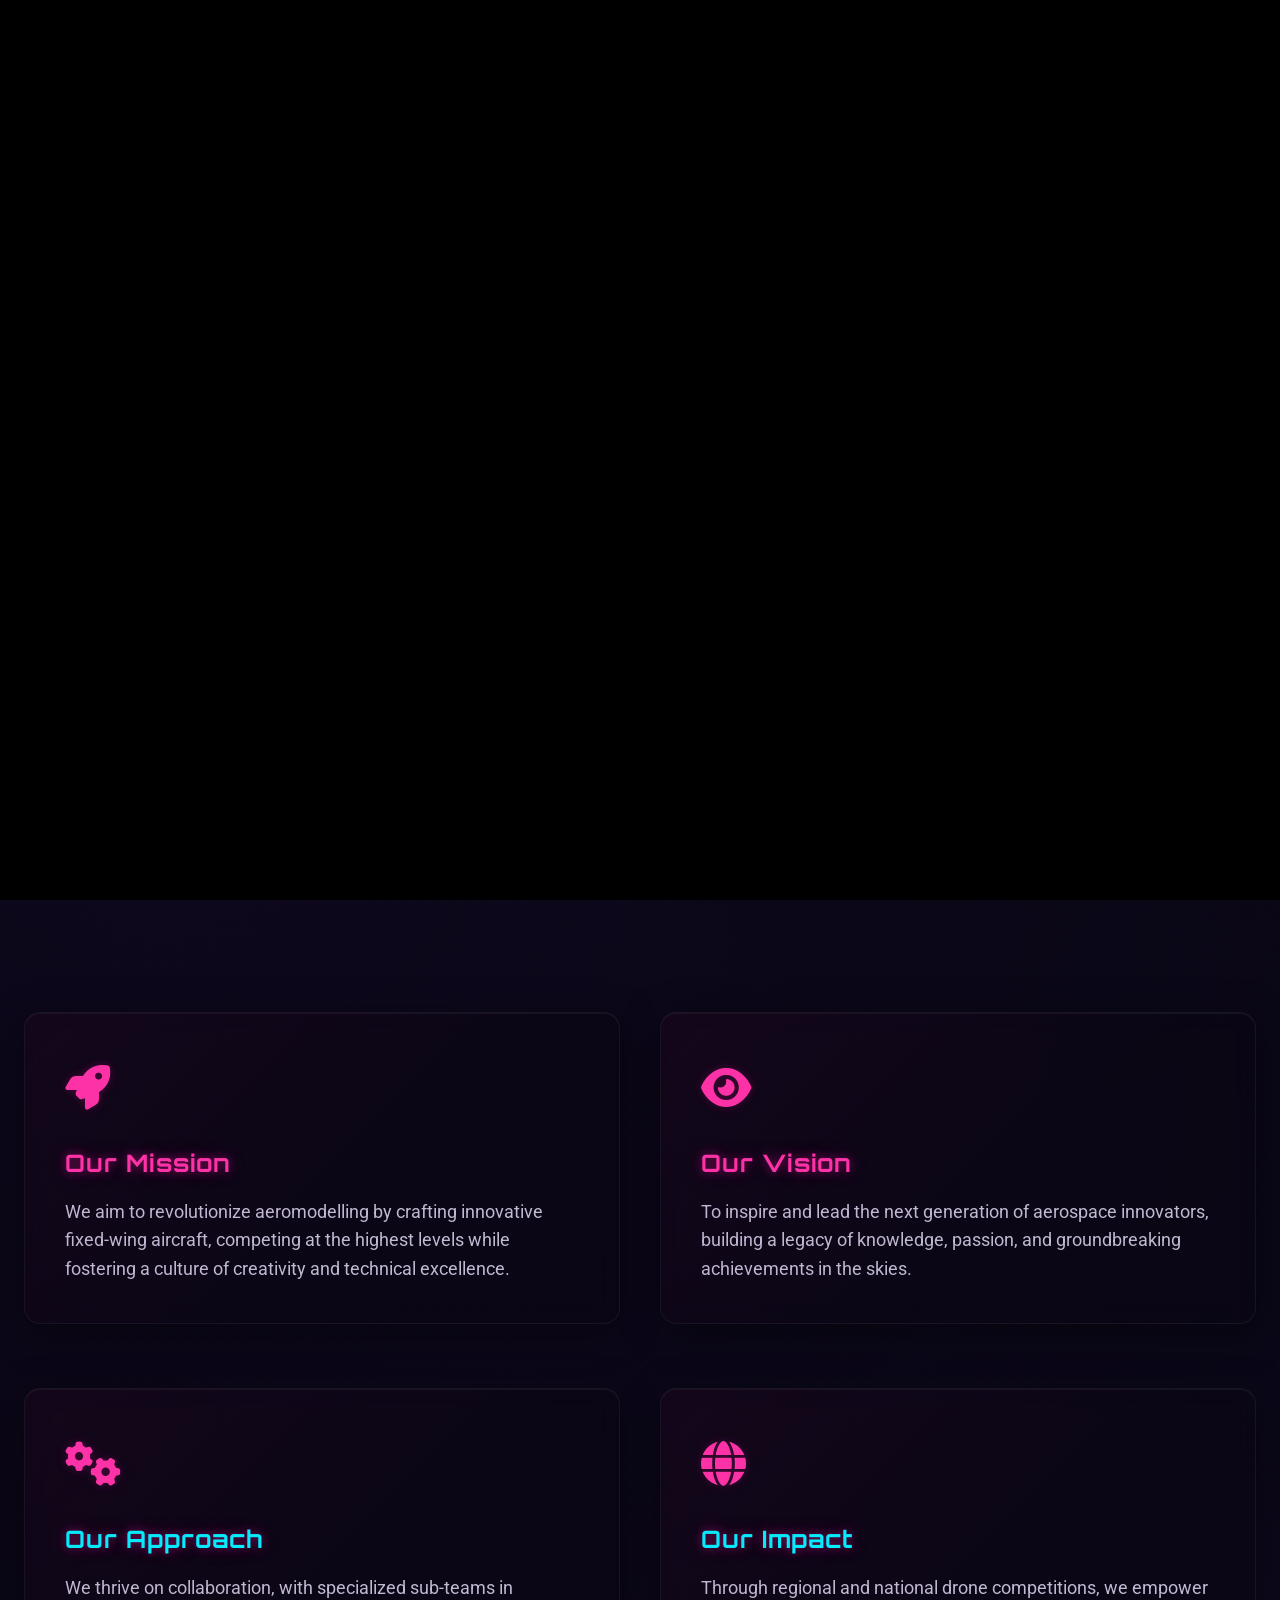
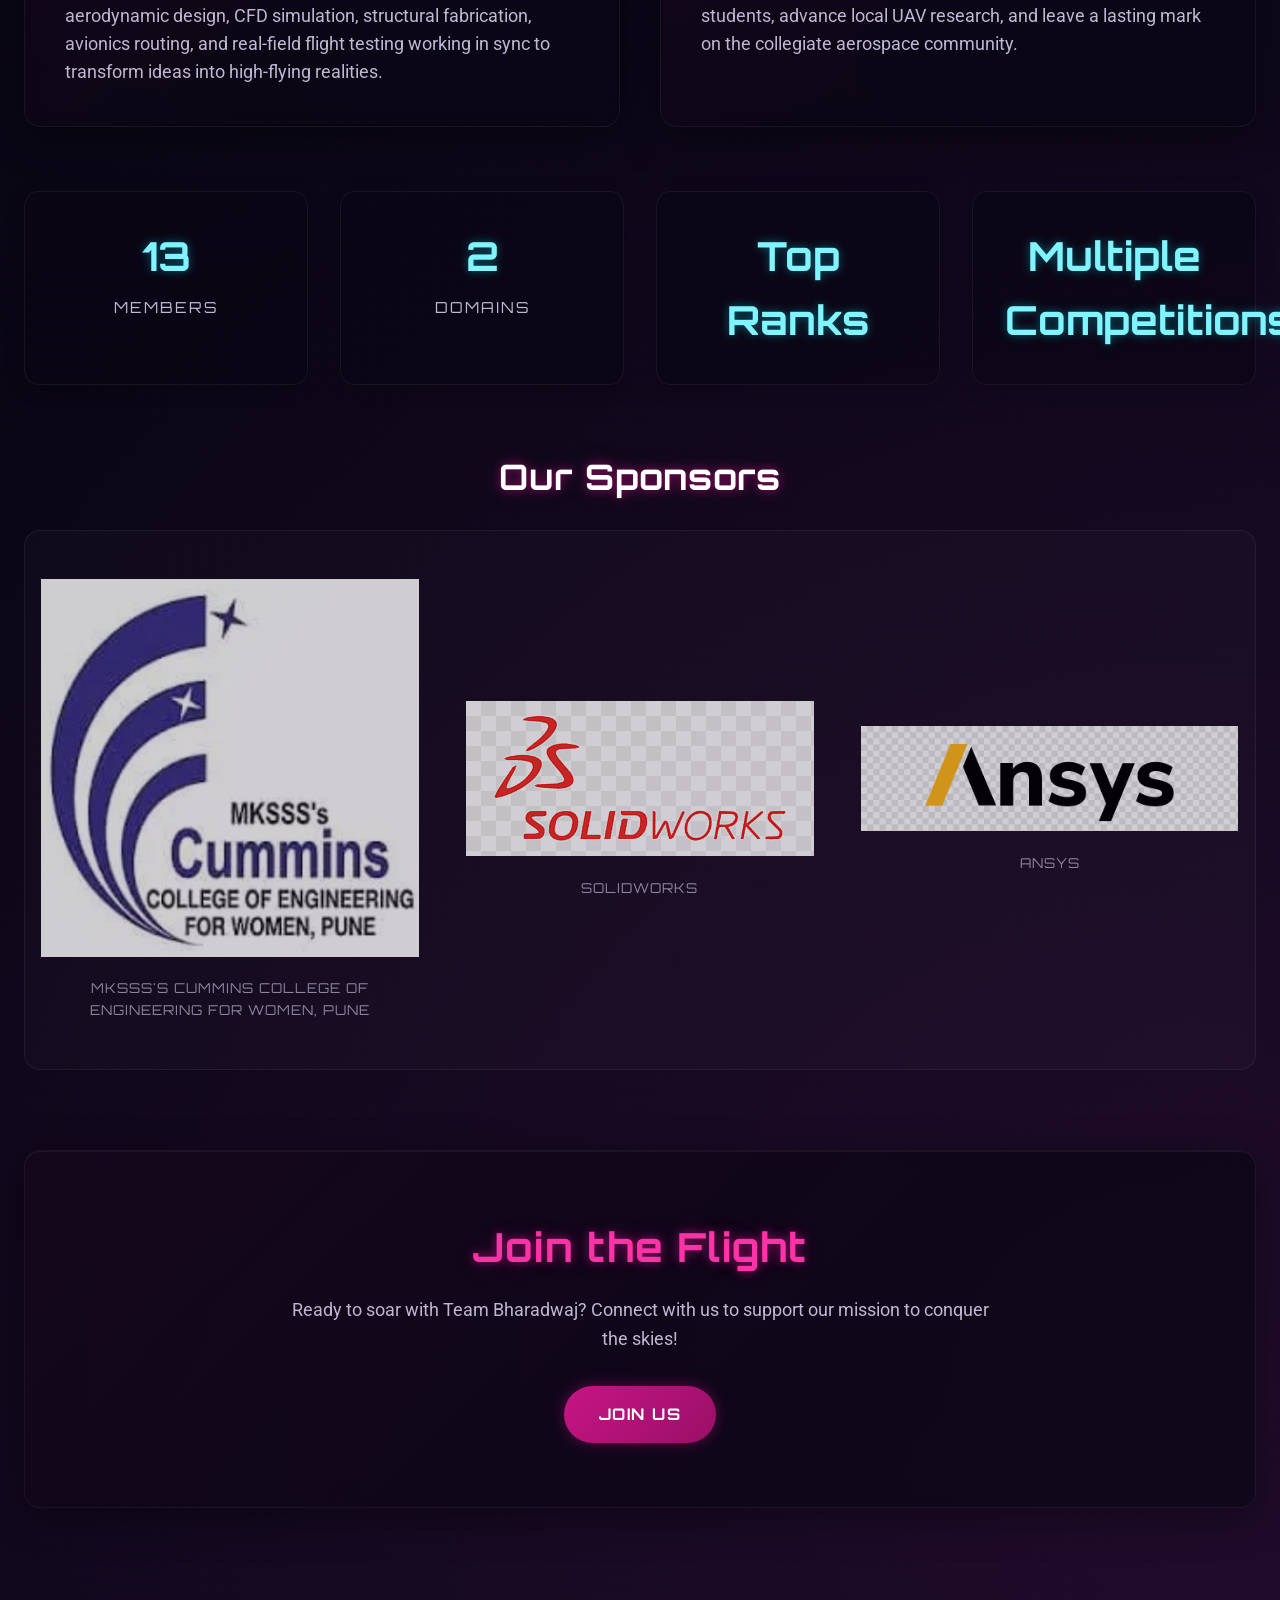
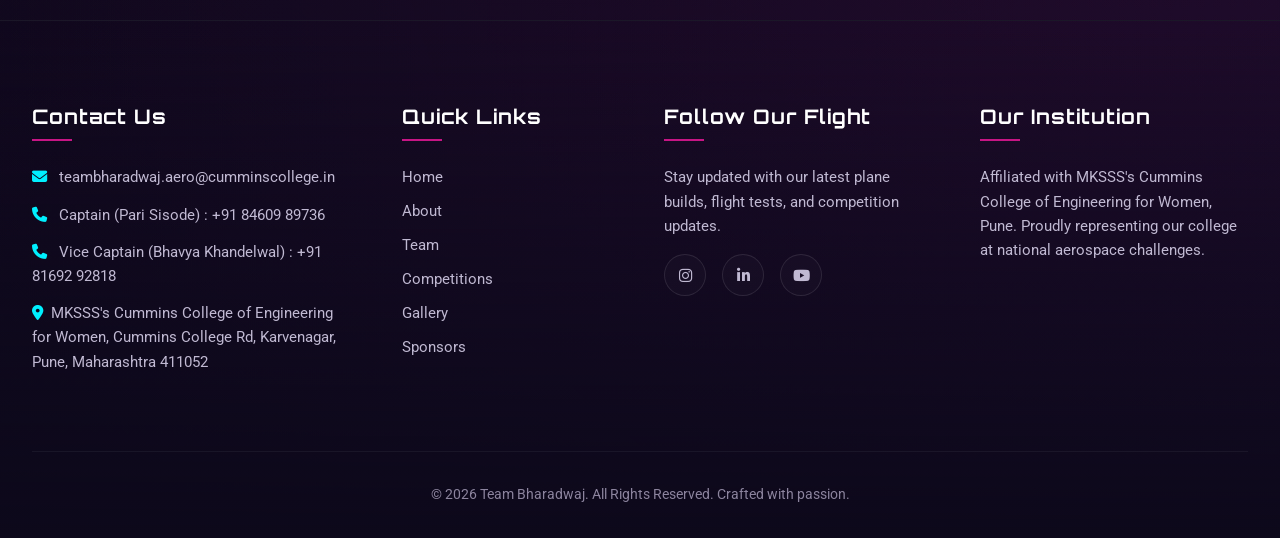
<file: index.html>
<!DOCTYPE html>
<html lang="en">
<head>
    <script>
        if (localStorage.getItem('theme') === 'light') {
            document.documentElement.classList.add('light-mode');
            document.body.classList.add('light-mode');
        }
    </script>
    <meta charset="UTF-8">
    <meta name="viewport" content="width=device-width, initial-scale=1.0">
    <title>Team Bharadwaj - Official Aeromodelling Team</title>
    
    <!-- Fonts -->
    <link href="https://fonts.googleapis.com/css2?family=Orbitron:wght@400;700&family=Roboto:wght@300;400;700&display=swap" rel="stylesheet">
    
    <!-- Font Awesome -->
    <link rel="stylesheet" href="https://cdnjs.cloudflare.com/ajax/libs/font-awesome/6.5.0/css/all.min.css" integrity="sha512-Avb2QiuDEEvB4bZJYdft2mNjVShBftLdPG8FJ0V7irTLQ8Uo0qcPxh4Plq7G5tGm0rU+1SPhVotteLpBERwTkw==" crossorigin="anonymous" referrerpolicy="no-referrer" />
    
    <!-- Custom Stylesheet -->
    <link rel="stylesheet" href="css/style.css?v=1.2">
    
    <style>
        /* Specific page HUD and plane animations */
        .hero-hud {
            position: absolute;
            top: 0; left: 0; width: 100%; height: 100%;
            pointer-events: none;
            z-index: 1;
            font-family: var(--font-heading);
            color: rgba(0, 240, 255, 0.4);
            font-size: 0.8rem;
            letter-spacing: 2px;
        }
        .hud-line {
            position: absolute;
            background: rgba(0, 240, 255, 0.15);
        }
        .hud-line.vertical-left { top: 15%; left: 5%; width: 1px; height: 70%; }
        .hud-line.vertical-right { top: 15%; right: 5%; width: 1px; height: 70%; }
        .hud-coordinates { position: absolute; bottom: 8%; left: 6%; }
        .hud-altitude { position: absolute; bottom: 8%; right: 6%; text-align: right; }
        
        .hero-grid {
            position: absolute;
            top: 0; left: 0; width: 100%; height: 100%;
            background-image: 
                linear-gradient(rgba(0, 240, 255, 0.03) 1px, transparent 1px),
                linear-gradient(90deg, rgba(0, 240, 255, 0.03) 1px, transparent 1px);
            background-size: 50px 50px;
            background-position: center;
            opacity: 0.6;
            z-index: 0;
        }

        .plane-flight-container {
            position: absolute;
            width: 100%;
            height: 100%;
            overflow: hidden;
            top: 0; left: 0;
            z-index: 2;
            pointer-events: none;
        }

        .svg-plane {
            position: absolute;
            width: 80px;
            height: 80px;
            fill: var(--accent-magenta-glow);
            filter: drop-shadow(0 0 10px var(--accent-magenta));
            transform-origin: center;
            opacity: 0;
            animation: flightPath 12s cubic-bezier(0.25, 1, 0.5, 1) infinite;
        }

        .page-loader {
            position: fixed;
            inset: 0;
            z-index: 5000;
            display: flex;
            align-items: center;
            justify-content: center;
            background: #05030a;
            transition: opacity 0.4s ease, visibility 0.4s ease;
        }
        .page-loader.loaded {
            opacity: 0;
            visibility: hidden;
            pointer-events: none;
        }
        .loader-box {
            width: min(920px, calc(100% - 4rem));
            padding: 1.6rem 1.8rem;
            border-radius: 14px;
            border: 1px solid rgba(0,240,255,0.08);
            backdrop-filter: blur(10px);
            text-align: center;
            box-shadow: 0 30px 120px rgba(0,0,0,0.6), inset 0 1px 0 rgba(255,255,255,0.02);
            display: grid;
            grid-template-columns: 120px 1fr;
            gap: 1rem;
            align-items: center;
        }
        .loader-plane svg {
            width: 110px;
            height: 110px;
            stroke: var(--accent-cyan);
            fill: rgba(0,240,255,0.04);
            stroke-width: 1.5;
            stroke-linecap: round;
            stroke-linejoin: round;
            filter: drop-shadow(0 0 30px rgba(0,240,255,0.45));
            animation: loader-plane-float 2.4s ease-in-out infinite;
        }
        .loader-schematic {
            margin-top: 0;
            text-align: left;
        }
        .loader-status {
            color: var(--text-secondary);
            text-transform: uppercase;
            letter-spacing: 1.5px;
            margin-bottom: 0.6rem;
            font-size: 0.82rem;
        }
        .loader-bar {
            width: 100%;
            height: 18px;
            background: linear-gradient(180deg, rgba(0,10,15,0.35), rgba(0,0,0,0.15));
            border-radius: 12px;
            overflow: hidden;
            border: 1px solid rgba(0,240,255,0.06);
            position: relative;
            box-shadow: inset 0 0 30px rgba(0,240,255,0.02);
        }
        .loader-bar::before {
            content: "";
            position: absolute;
            inset: 0;
            background-image: linear-gradient(90deg, rgba(255,255,255,0.03) 0 10%, rgba(255,255,255,0) 10%);
            mix-blend-mode: overlay;
            pointer-events: none;
            opacity: 0.6;
        }
        .loader-bar span {
            display: block;
            position: relative;
            width: 0;
            height: 100%;
            background: linear-gradient(90deg, rgba(0,240,255,0.95), rgba(199,21,133,0.9));
            box-shadow: 0 0 36px rgba(0,240,255,0.45), inset 0 0 30px rgba(199,21,133,0.08);
            border-radius: 12px 0 0 12px;
            overflow: hidden;
            animation: loader-progress 4s cubic-bezier(.23,.9,.32,1) forwards;
        }
        .loader-bar span::after {
            content: "";
            position: absolute;
            right: -30%;
            top: 0;
            width: 40%;
            height: 100%;
            background: linear-gradient(90deg, rgba(255,255,255,0.18), rgba(255,255,255,0.02));
            transform: skewX(-18deg);
            animation: loader-sheen 1.6s linear infinite;
            pointer-events: none;
            mix-blend-mode: screen;
        }
        @keyframes loader-progress {
            0% { width: 0; }
            60% { width: 72%; }
            85% { width: 92%; }
            100% { width: 100%; }
        }
        @keyframes loader-sheen {
            0% { right: -40%; opacity: 0.7; }
            50% { right: 30%; opacity: 0.95; }
            100% { right: 120%; opacity: 0.0; }
        }
        @keyframes loader-plane-float {
            0%, 100% { transform: translateX(-4px) translateY(0) rotate(-2deg); }
            50% { transform: translateX(4px) translateY(-6px) rotate(2deg); }
        }

        @keyframes flightPath {
            0% {
                left: -100px;
                top: 40%;
                transform: rotate(15deg) scale(0.6);
                opacity: 0;
            }
            10% {
                opacity: 1;
            }
            45% {
                left: 50%;
                top: 20%;
                transform: rotate(-10deg) scale(0.95);
                opacity: 1;
            }
            55% {
                left: 60%;
                top: 22%;
                transform: rotate(5deg) scale(1);
                opacity: 1;
            }
            90% {
                opacity: 1;
            }
            100% {
                left: 110%;
                top: 30%;
                transform: rotate(20deg) scale(0.8);
                opacity: 0;
            }
        }

        /* Stats Grid */
        .stats-bar {
            display: grid;
            grid-template-columns: repeat(auto-fit, minmax(200px, 1fr));
            gap: 2rem;
            margin: 4rem 0;
        }
        .stats-item {
            background: var(--bg-glass);
            border: 1px solid var(--border-glass);
            border-radius: 15px;
            padding: 2rem;
            text-align: center;
            font-family: var(--font-heading);
            font-size: 2.5rem;
            font-weight: 700;
            color: var(--accent-cyan-glow);
            text-shadow: 0 0 10px rgba(0, 240, 255, 0.4);
            box-shadow: 0 4px 20px rgba(0, 0, 0, 0.2);
            transition: all 0.3s ease;
        }
        .stats-item:hover {
            border-color: var(--border-glow);
            transform: translateY(-5px);
            box-shadow: 0 8px 30px rgba(199, 21, 133, 0.2);
        }
        .stats-item span {
            display: block;
            font-size: 0.95rem;
            font-weight: 400;
            color: var(--text-secondary);
            margin-top: 0.5rem;
            text-transform: uppercase;
            letter-spacing: 2px;
            text-shadow: none;
        }

        /* Mission / Approach Layout */
        .mission-vision-wrapper {
            display: grid;
            grid-template-columns: 1fr 1fr;
            gap: 2.5rem;
            margin-bottom: 4rem;
        }
        .section-icon {
            font-size: 2.8rem;
            color: var(--accent-magenta-glow);
            margin-bottom: 1.2rem;
            text-shadow: 0 0 10px rgba(199, 21, 133, 0.3);
        }

        /* Auto scrolling sponsors styling */
        .carousel-sponsors {
            overflow: hidden;
            padding: 2rem 0;
            position: relative;
            background: rgba(255, 255, 255, 0.02);
            border-radius: 16px;
            border: 1px solid var(--border-glass);
            margin-bottom: 5rem;
        }
        .carousel-sponsors-inner {
            display: flex;
            width: 200%;
            animation: marquee 25s linear infinite;
        }
        .carousel-sponsors-inner:hover {
            animation-play-state: paused;
        }
        .sponsor-logo-box {
            width: 16.66%;
            display: flex;
            flex-direction: column;
            align-items: center;
            justify-content: center;
            gap: 0.8rem;
            padding: 1rem;
        }
        .sponsor-logo-box i {
            font-size: 3rem;
            color: var(--text-secondary);
            opacity: 0.6;
            transition: all 0.3s ease;
        }
        .sponsor-logo-box:hover i {
            color: var(--accent-cyan);
            opacity: 1;
            transform: scale(1.1);
            filter: drop-shadow(0 0 8px rgba(0, 240, 255, 0.5));
        }
        .sponsor-logo-box span {
            font-family: var(--font-heading);
            font-size: 0.85rem;
            text-transform: uppercase;
            letter-spacing: 1px;
            color: var(--text-muted);
        }
        @keyframes marquee {
            0% { transform: translateX(0); }
            100% { transform: translateX(-50%); }
        }

        @media(max-width:768px) {
            .mission-vision-wrapper { grid-template-columns: 1fr; }
            .carousel-sponsors-inner { width: 400%; }
            .sponsor-logo-box { width: 25%; }
            @keyframes marquee {
                0% { transform: translateX(0); }
                100% { transform: translateX(-50%); }
            }
        }
            @keyframes loader-plane-float {
                0%, 100% { transform: translateX(-4px) translateY(0) rotate(-2deg); }
                50% { transform: translateX(4px) translateY(-6px) rotate(2deg); }
            }
        </style>
    </head>
    <body>
        <div id="preloader">
            <video id="intro-video" autoplay muted playsinline>
                <source src="images/loading_bar.mp4" type="video/mp4">
            </video>
        </div>

        <div id="navbar-container"></div>

<!-- Hero Section -->
<section class="hero">
    <div class="hero-grid"></div>
    <div class="hero-hud">
        <div class="hud-line vertical-left"></div>
        <div class="hud-line vertical-right"></div>
        <div class="hud-coordinates">REF LAT: 18.5204° N | LON: 73.8567° E</div>
        <div class="hud-altitude">SYS ALT: 120m | HDG: 285° STATUS: STABLE</div>
    </div>
    
    <div class="plane-flight-container">
        <!-- SVG Airplane icon drifting across screen -->
        <svg class="svg-plane" viewBox="0 0 24 24">
            <path d="M21 16v-2l-8-5V3.5c0-.83-.67-1.5-1.5-1.5S10 2.67 10 3.5V9l-8 5v2l8-2.5V19l-2 1.5V22l3.5-1 3.5 1v-1.5L13 19v-5.5l8 2.5z"/>
        </svg>
    </div>

    <div class="hero-logo-container">
        <img src="images/logo_blue.png" alt="Team Bharadwaj Logo" class="hero-logo">
    </div>
    
    <a href="#main-content" style="position: absolute; bottom: 5%; color: white; text-decoration: none; font-size: 1.5rem; animation: float 2s infinite; z-index: 5;" aria-label="Scroll Down">
        <i class="fas fa-chevron-down"></i>
    </a>
</section>

<!-- Main Content -->
<div class="content" id="main-content">
    
    <!-- Mission & Vision -->
    <div class="mission-vision-wrapper">
        <div class="glass-card">
            <div class="section-icon"><i class="fas fa-rocket"></i></div>
            <h2 class="glow-text" style="color: var(--accent-magenta-glow); margin-bottom: 1rem;">Our Mission</h2>
            <p style="color: var(--text-secondary); font-size: 1.1rem;">We aim to revolutionize aeromodelling by crafting innovative fixed-wing aircraft, competing at the highest levels while fostering a culture of creativity and technical excellence.</p>
        </div>
        <div class="glass-card">
            <div class="section-icon"><i class="fas fa-eye"></i></div>
            <h2 class="glow-text" style="color: var(--accent-magenta-glow); margin-bottom: 1rem;">Our Vision</h2>
            <p style="color: var(--text-secondary); font-size: 1.1rem;">To inspire and lead the next generation of aerospace innovators, building a legacy of knowledge, passion, and groundbreaking achievements in the skies.</p>
        </div>
    </div>

    <!-- Our Approach & Impact -->
    <div class="mission-vision-wrapper">
        <div class="glass-card">
            <div class="section-icon"><i class="fas fa-cogs"></i></div>
            <h2 class="glow-text" style="color: var(--accent-cyan); margin-bottom: 1rem;">Our Approach</h2>
            <p style="color: var(--text-secondary); font-size: 1.1rem;">We thrive on collaboration, with specialized sub-teams in aerodynamic design, CFD simulation, structural fabrication, avionics routing, and real-field flight testing working in sync to transform ideas into high-flying realities.</p>
        </div>
        <div class="glass-card">
            <div class="section-icon"><i class="fas fa-globe"></i></div>
            <h2 class="glow-text" style="color: var(--accent-cyan); margin-bottom: 1rem;">Our Impact</h2>
            <p style="color: var(--text-secondary); font-size: 1.1rem;">Through regional and national drone competitions, we empower students, advance local UAV research, and leave a lasting mark on the collegiate aerospace community.</p>
        </div>
    </div>

    <!-- Stats Bar -->
    <div class="stats-bar">
        <div class="stats-item">20<span>Members</span></div>
        <div class="stats-item">4<span>Domains</span></div>
        <div class="stats-item">Top Ranks</div>
        <div class="stats-item">Multiple Competitions</div>
    </div>

    <!-- Sponsors Marquee (Autoplay Carousel) -->
    <div style="margin-bottom: 1.5rem; text-align: center;">
        <h2 class="glow-text" style="font-size: 2.2rem; color: white; margin-bottom: 1.5rem;">Our Sponsors</h2>
        <div class="carousel-sponsors">
            <div class="carousel-sponsors-inner">
                <div class="sponsor-logo-box"><img src="images/college_logo.png" alt="MKSSS Logo"><span>MKSSS's Cummins College of Engineering for Women, Pune</span></div>
                <div class="sponsor-logo-box"><img src="images/solidworks_logo.png" alt="SolidWorks Logo"><span>SolidWorks</span></div>
                <div class="sponsor-logo-box"><img src="images/ansys_logo.png" alt="Ansys Logo"><span>Ansys</span></div>
                
                <!-- Repeat for loop smoothness -->
                <div class="sponsor-logo-box"><img src="images/college_logo.png" alt="MKSSS Logo"><span>MKSSS's Cummins College of Engineering for Women, Pune</span></div>
                <div class="sponsor-logo-box"><img src="images/solidworks_logo.png" alt="SolidWorks Logo"><span>SolidWorks</span></div>
                <div class="sponsor-logo-box"><img src="images/ansys_logo.png" alt="Ansys Logo"><span>Ansys</span></div>
            </div>
        </div>
    </div>

    <!-- Call to Action -->
    <div class="glass-card" style="text-align: center; padding: 4rem 2rem;">
        <h2 class="glow-text" style="font-size: 2.5rem; color: var(--accent-magenta-glow); margin-bottom: 1rem;">Join the Flight</h2>
        <p style="max-width: 700px; margin: 0 auto 2rem auto; color: var(--text-secondary); font-size: 1.15rem;">Ready to soar with Team Bharadwaj? Connect with us to support our mission to conquer the skies!</p>
        <a href="#contact-us" class="btn-primary">Join Us</a>
    </div>
</div>

<div id="footer-container"></div>


<script>
    fetch('footer.html?v=1.2')
            .then(response => response.text())
            .then(data => {
                document.getElementById('footer-container').innerHTML = data;
            });
</script>

<script>
    fetch('navbar.html?v=1.2')
            .then(response => response.text())
            .then(data => {
                document.getElementById('navbar-container').innerHTML = data;
            });
</script>
<!-- Shared JavaScript -->
<script src="js/main.js?v=1.2"></script>
<script>
    document.body.classList.add('loading');

    const video = document.getElementById('intro-video');
    const preloader = document.getElementById('preloader');

    video.addEventListener('ended', () => {
        preloader.style.opacity = '0';
        preloader.style.transition = 'opacity 0.8s ease';

        setTimeout(() => {
            preloader.remove();
            document.body.classList.remove('loading');
        }, 800);
    });
</script>
</body>
</html>
</file>
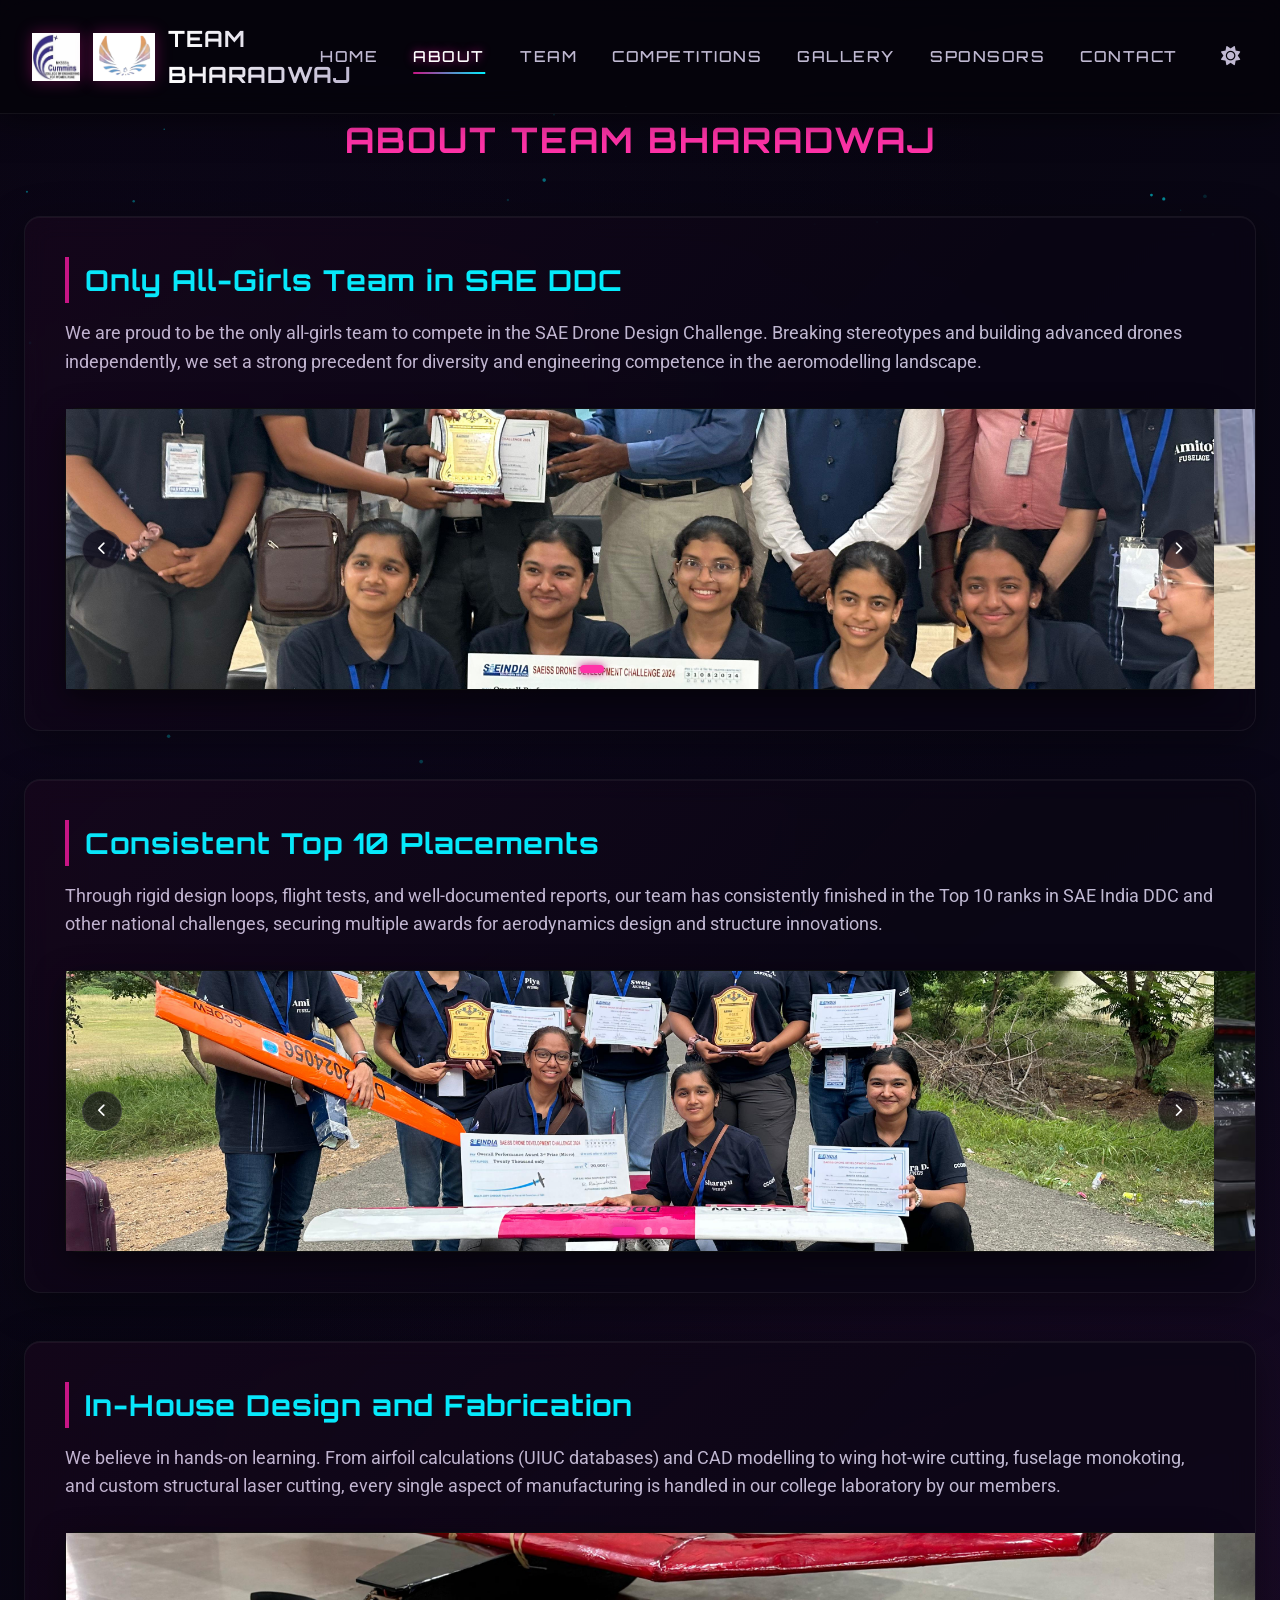
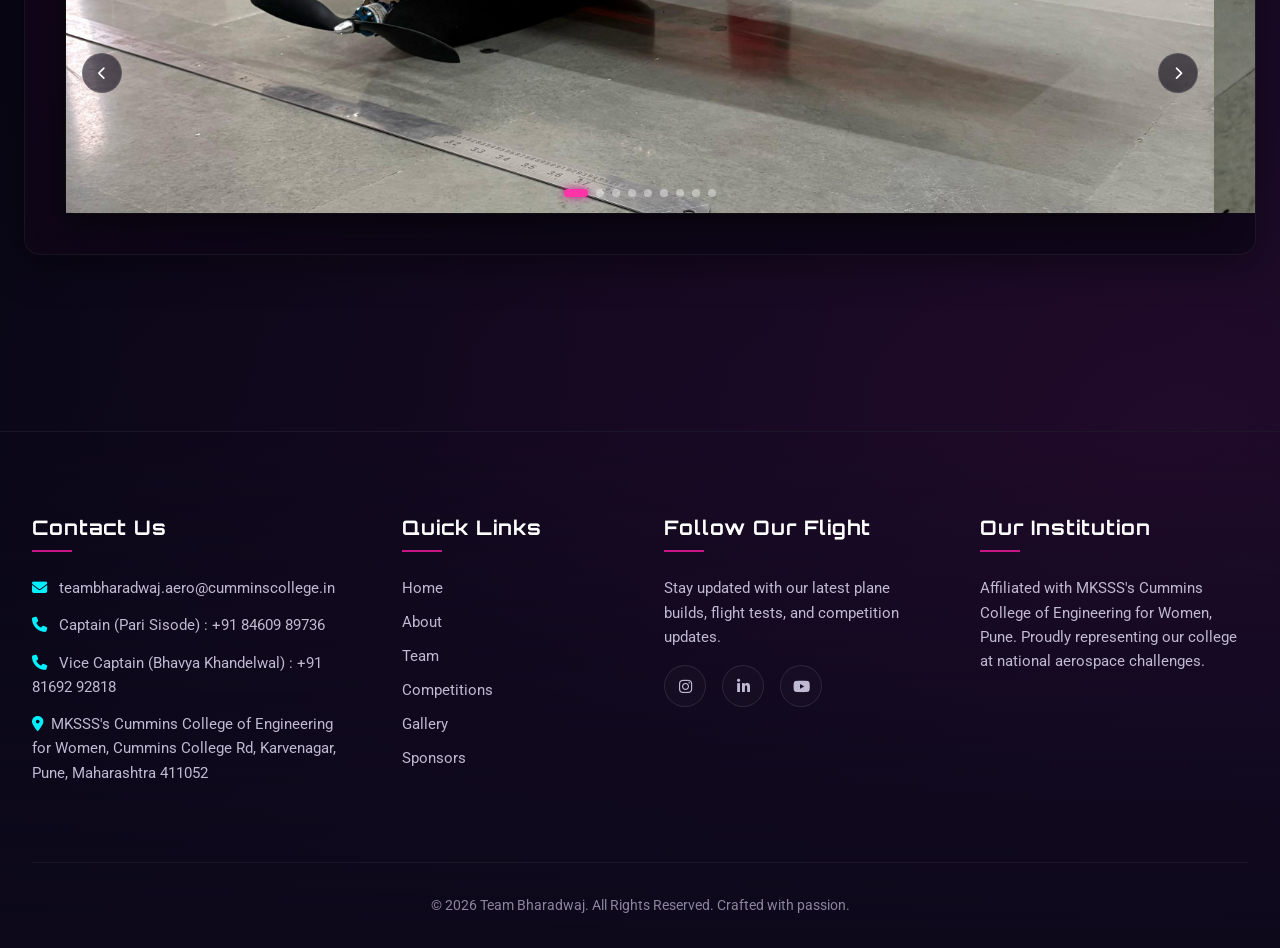
<file: about.html>
<!DOCTYPE html>
<html lang="en">
<head>
    <script>
        if (localStorage.getItem('theme') === 'light') {
            document.documentElement.classList.add('light-mode');
            document.body.classList.add('light-mode');
        }
    </script>
    <meta charset="UTF-8">
    <meta name="viewport" content="width=device-width, initial-scale=1.0">
    <title>About Us - Team Bharadwaj</title>
    
    <!-- Fonts -->
    <link href="https://fonts.googleapis.com/css2?family=Orbitron:wght@400;700&family=Roboto:wght@300;400;700&display=swap" rel="stylesheet">
    
    <!-- Font Awesome -->
    <link rel="stylesheet" href="https://cdnjs.cloudflare.com/ajax/libs/font-awesome/6.5.0/css/all.min.css" integrity="sha512-Avb2QiuDEEvB4bZJYdft2mNjVShBftLdPG8FJ0V7irTLQ8Uo0qcPxh4Plq7G5tGm0rU+1SPhVotteLpBERwTkw==" crossorigin="anonymous" referrerpolicy="no-referrer" />
    
    <!-- Global Stylesheet -->
    <link rel="stylesheet" href="css/style.css?v=1.2">
    
    <style>
        .about-section {
            margin-bottom: 4rem;
        }
        .about-section h2 {
            font-size: 2.2rem;
            color: var(--accent-magenta-glow);
            text-align: center;
            margin-bottom: 3rem;
            text-transform: uppercase;
            letter-spacing: 2px;
        }
        .about-card {
            margin-bottom: 3rem;
        }
        .about-card h3 {
            font-size: 1.8rem;
            color: var(--accent-cyan);
            margin-bottom: 1rem;
            border-left: 4px solid var(--accent-magenta);
            padding-left: 1rem;
        }
        .about-card p {
            color: var(--text-secondary);
            font-size: 1.1rem;
            margin-bottom: 2rem;
        }
        /* Specific carousel adjustments */
        .carousel {
            border-radius: 12px;
            border: 1px solid var(--border-glass);
            box-shadow: 0 10px 30px rgba(0,0,0,0.5);
            background: #000;
        }
    </style>
</head>
<body>

<!-- Navbar -->
<div id="navbar-container"></div>

<!-- Main Content -->
<div class="content">
    <div class="about-section">
        <h2>About Team Bharadwaj</h2>
        
        <!-- Point 1: All-Girls Team -->
        <div class="glass-card about-card">
            <h3>Only All-Girls Team in SAE DDC</h3>
            <p>We are proud to be the only all-girls team to compete in the SAE Drone Design Challenge. Breaking stereotypes and building advanced drones independently, we set a strong precedent for diversity and engineering competence in the aeromodelling landscape.</p>
            <div class="carousel">
                <div class="carousel-inner">
                    <img src="images/allgirlsteam1.jpeg" alt="All-girls Team - Assembly Session">
                    <img src="images/allgirlsteam 2.png" alt="All-girls Team - Pre-flight Checks">
                    <img src="images/allgirlsteam 3.jpg" alt="All-girls Team - Hangar Presentation">
                    <img src="images/allgirlsteam 4.jpg" alt="All-girls Team - Competitors Arena">
                    <img src="images/allgirlsteam 6.jpeg" alt="All-girls Team - Award Receiving">
                    <img src="images/allgirlsteam 7.jpeg" alt="All-girls Team - Pitch Deck Presentation">
                    <img src="images/allgirlsteam 8.jpeg" alt="All-girls Team - Technical Inspection">
                </div>
            </div>
        </div>

        <!-- Point 2: Top Ranks -->
        <div class="glass-card about-card">
            <h3>Consistent Top 10 Placements</h3>
            <p>Through rigid design loops, flight tests, and well-documented reports, our team has consistently finished in the Top 10 ranks in SAE India DDC and other national challenges, securing multiple awards for aerodynamics design and structure innovations.</p>
            <div class="carousel">
                <div class="carousel-inner">
                    <img src="images/award 1.jpg" alt="Top 10 Ranks - National Stage Award">
                    <img src="images/award 2.jpg" alt="Top 10 Ranks - Best Innovative Design Trophy">
                    <img src="images/WhatsApp Image 2025-09-29 at 22.54.30.jpeg" alt="Top 10 Ranks - Competition Certification Session">
                </div>
            </div>
        </div>

        <!-- Point 3: In-House Fabrication -->
        <div class="glass-card about-card">
            <h3>In-House Design and Fabrication</h3>
            <p>We believe in hands-on learning. From airfoil calculations (UIUC databases) and CAD modelling to wing hot-wire cutting, fuselage monokoting, and custom structural laser cutting, every single aspect of manufacturing is handled in our college laboratory by our members.</p>
            <div class="carousel">
                <div class="carousel-inner">
                    <img src="images/Final plane.jpg" alt="Fabrication - Completed Fixed-wing RC Plane">
                    <img src="images/fuse xps clamp.jpg" alt="Fabrication - Fuselage XPS Foam Clamping">
                    <img src="images/manu1.jpg" alt="Fabrication - Hot-wire Airfoil Cutting">
                    <img src="images/manu2.jpg" alt="Fabrication - Wing Rib Assembly and Sanding">
                    <img src="images/manu3.png" alt="Fabrication - Laser Cutting Plywood Core">
                    <img src="images/manu4.png" alt="Fabrication - Landing Gear Carbon Wrapping">
                    <img src="images/manu5.png" alt="Fabrication - Aileron Beveling and Hinging">
                    <img src="images/manu6.png" alt="Fabrication - Motor Thrust Stand Calibration">
                    <img src="images/manu7.jpg" alt="Fabrication - Control Linkage Routing">
                </div>
            </div>
        </div>
    </div>
</div>

<!-- Footer -->
<div id="footer-container"></div>


<script>
    fetch('footer.html?v=1.2')
            .then(response => response.text())
            .then(data => {
                document.getElementById('footer-container').innerHTML = data;
            });
</script>

<script>
    fetch('navbar.html?v=1.2')
            .then(response => response.text())
            .then(data => {
                document.getElementById('navbar-container').innerHTML = data;
            });
</script>

<!-- Shared JavaScript -->
<script src="js/main.js?v=1.2"></script>
</body>
</html>
</file>
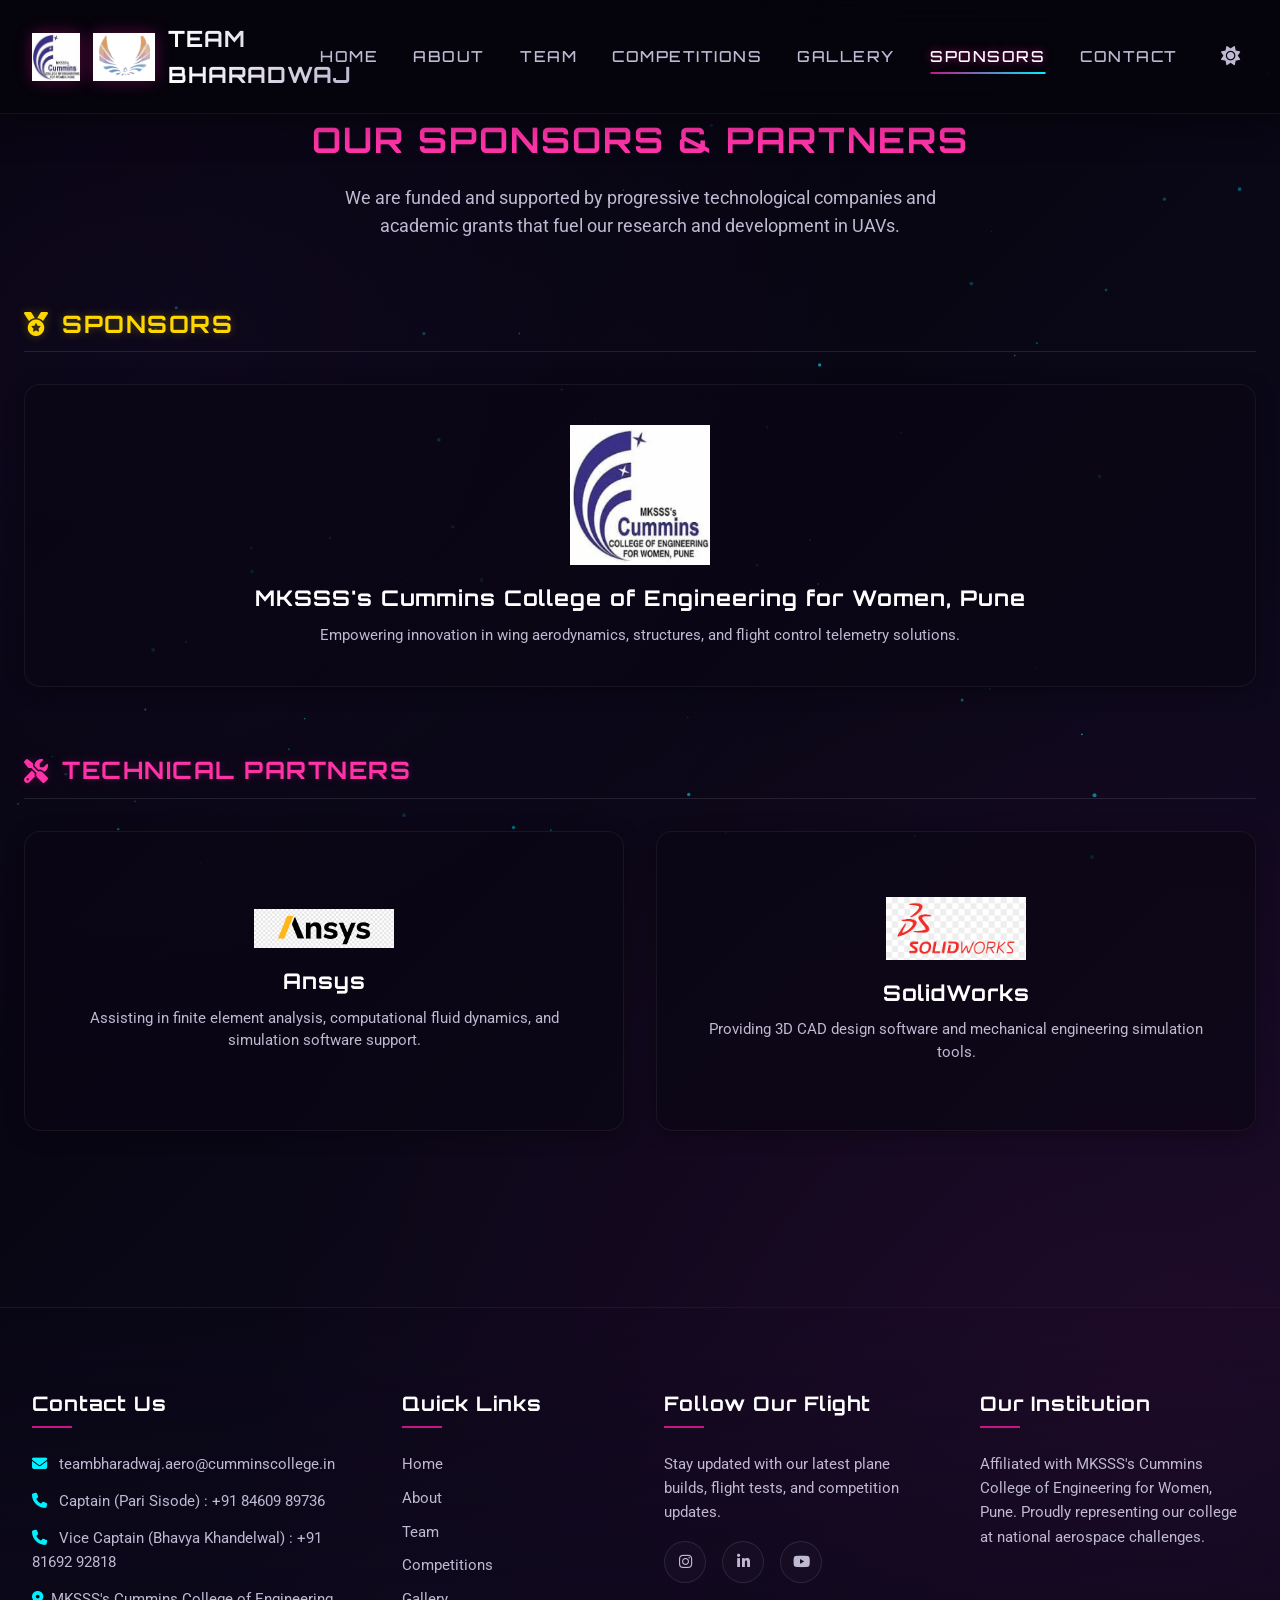
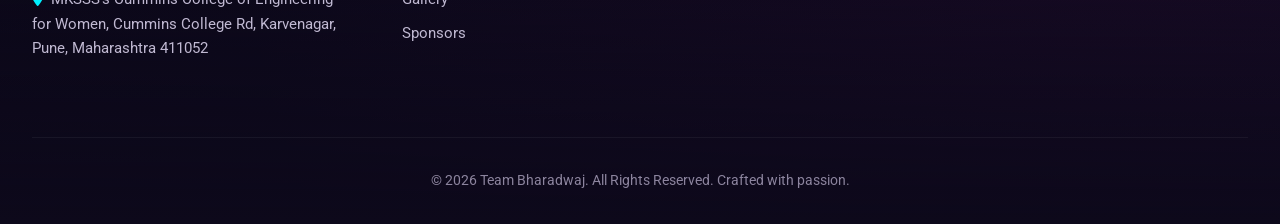
<file: sponsor.html>
<!DOCTYPE html>
<html lang="en">
<head>
    <script>
        if (localStorage.getItem('theme') === 'light') {
            document.documentElement.classList.add('light-mode');
            document.body.classList.add('light-mode');
        }
    </script>
    <meta charset="UTF-8">
    <meta name="viewport" content="width=device-width, initial-scale=1.0">
    <title>Sponsors - Team Bharadwaj</title>
    
    <!-- Fonts -->
    <link href="https://fonts.googleapis.com/css2?family=Orbitron:wght@400;700&family=Roboto:wght@300;400;700&display=swap" rel="stylesheet">
    
    <!-- Font Awesome -->
    <link rel="stylesheet" href="https://cdnjs.cloudflare.com/ajax/libs/font-awesome/6.5.0/css/all.min.css" integrity="sha512-Avb2QiuDEEvB4bZJYdft2mNjVShBftLdPG8FJ0V7irTLQ8Uo0qcPxh4Plq7G5tGm0rU+1SPhVotteLpBERwTkw==" crossorigin="anonymous" referrerpolicy="no-referrer" />
    
    <!-- Global Stylesheet -->
    <link rel="stylesheet" href="css/style.css?v=1.2">
    
    <style>
        .sponsor-header {
            text-align: center;
            margin-bottom: 4rem;
        }
        .sponsor-header h2 {
            font-size: 2.2rem;
            color: var(--accent-magenta-glow);
            text-transform: uppercase;
            letter-spacing: 2px;
            margin-bottom: 1rem;
        }
        .sponsor-header p {
            color: var(--text-secondary);
            font-size: 1.1rem;
            max-width: 600px;
            margin: 0 auto;
        }

        /* Tier Containers */
        .tier-section {
            margin-bottom: 4rem;
        }
        .tier-title {
            font-size: 1.5rem;
            text-transform: uppercase;
            letter-spacing: 1.5px;
            margin-bottom: 2rem;
            border-bottom: 1px solid rgba(255, 255, 255, 0.1);
            padding-bottom: 0.5rem;
            display: flex;
            align-items: center;
            gap: 0.8rem;
        }
        .tier-title.gold { color: #FFD700; text-shadow: 0 0 10px rgba(255, 215, 0, 0.3); }
        .tier-title.tech { color: var(--accent-magenta-glow); text-shadow: 0 0 10px rgba(199, 21, 133, 0.3); }

        /* Grid & Cards */
        .sponsor-grid {
            display: grid;
            grid-template-columns: repeat(auto-fit, minmax(280px, 1fr));
            gap: 2rem;
        }
        .sponsor-card {
            background: var(--bg-glass);
            border: 1px solid var(--border-glass);
            border-radius: 16px;
            padding: 2.5rem 2rem;
            text-align: center;
            box-shadow: 0 4px 20px rgba(0, 0, 0, 0.3);
            transition: all 0.3s cubic-bezier(0.4, 0, 0.2, 1);
            display: flex;
            flex-direction: column;
            align-items: center;
            justify-content: center;
            min-height: 300px;
        }
        .sponsor-card:hover {
            transform: translateY(-5px);
        }
        .sponsor-card.gold-card:hover {
            border-color: rgba(255, 215, 0, 0.6);
            box-shadow: 0 8px 30px rgba(255, 215, 0, 0.2);
        }
        
        .sponsor-card.tech-card:hover {
            border-color: rgba(199, 21, 133, 0.6);
            box-shadow: 0 8px 30px rgba(199, 21, 133, 0.2);
        }

        .sponsor-svg {
            width: 100px;
            height: 100px;
            margin-bottom: 1.5rem;
            transition: transform 0.4s ease;
        }
        .sponsor-card:hover .sponsor-svg {
            transform: scale(1.08) rotate(2deg);
        }

        .sponsor-card h4 {
            font-size: 1.35rem;
            color: var(--text-primary);
            margin-bottom: 0.5rem;
        }
        .sponsor-card p {
            font-size: 0.95rem;
            color: var(--text-secondary);
            line-height: 1.5;
        }
    </style>
</head>
<body>

<!-- Navbar -->
<div id="navbar-container"></div>


<!-- Main Content -->
<div class="content">
    <div class="sponsor-header">
        <h2>Our Sponsors & Partners</h2>
        <p>We are funded and supported by progressive technological companies and academic grants that fuel our research and development in UAVs.</p>
    </div>

    <!-- Gold Sponsors Section -->
    <div class="tier-section">
        <h3 class="tier-title gold"><i class="fas fa-medal"></i>Sponsors</h3>
        <div class="sponsor-grid">
            <div class="sponsor-card gold-card">
                <img src="images/college_logo.png" alt="MKSSS Logo">
                <h4>MKSSS's Cummins College of Engineering for Women, Pune</h4>
                <p>Empowering innovation in wing aerodynamics, structures, and flight control telemetry solutions.</p>
            </div>
        </div>
    </div>

    <!-- Tech Partners Section -->
    <div class="tier-section">
        <h3 class="tier-title tech"><i class="fas fa-tools"></i> Technical Partners</h3>
        <div class="sponsor-grid">
            <div class="sponsor-card tech-card">
                <img src="images/ansys_logo.png" alt="Ansys Logo">
                <h4>Ansys</h4>
                <p>Assisting in finite element analysis, computational fluid dynamics, and simulation software support.</p>
            </div>
            <div class="sponsor-card tech-card">
                <img src="images/solidworks_logo.png" alt="SolidWorks Logo">
                <h4>SolidWorks</h4>
                <p>Providing 3D CAD design software and mechanical engineering simulation tools.</p>
            </div>
        </div>
    </div>
</div>

<!-- Footer -->
<div id="footer-container"></div>


<script>
    fetch('footer.html?v=1.2')
            .then(response => response.text())
            .then(data => {
                document.getElementById('footer-container').innerHTML = data;
            });
</script>

<script>
    fetch('navbar.html?v=1.2')
            .then(response => response.text())
            .then(data => {
                document.getElementById('navbar-container').innerHTML = data;
            });
</script>

<!-- Shared JavaScript -->
<script src="js/main.js?v=1.2"></script>
</body>
</html>
</file>
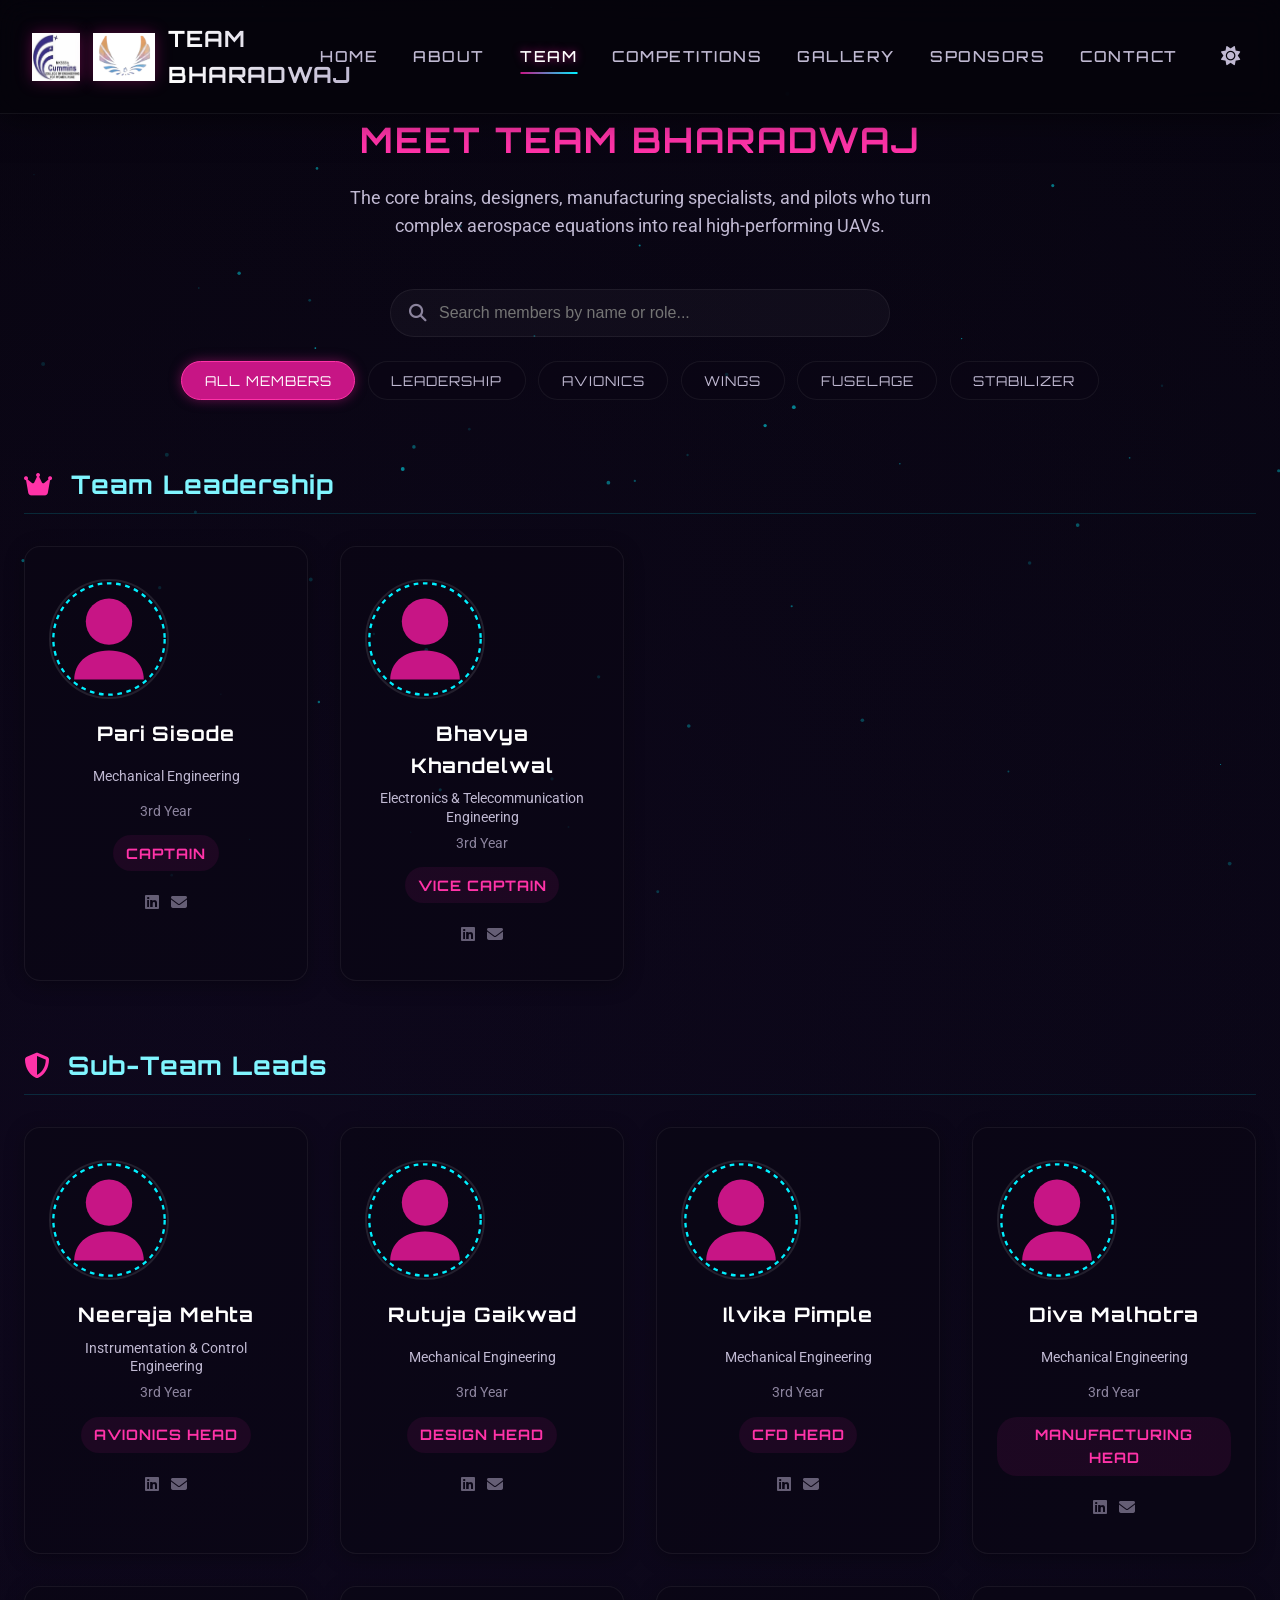
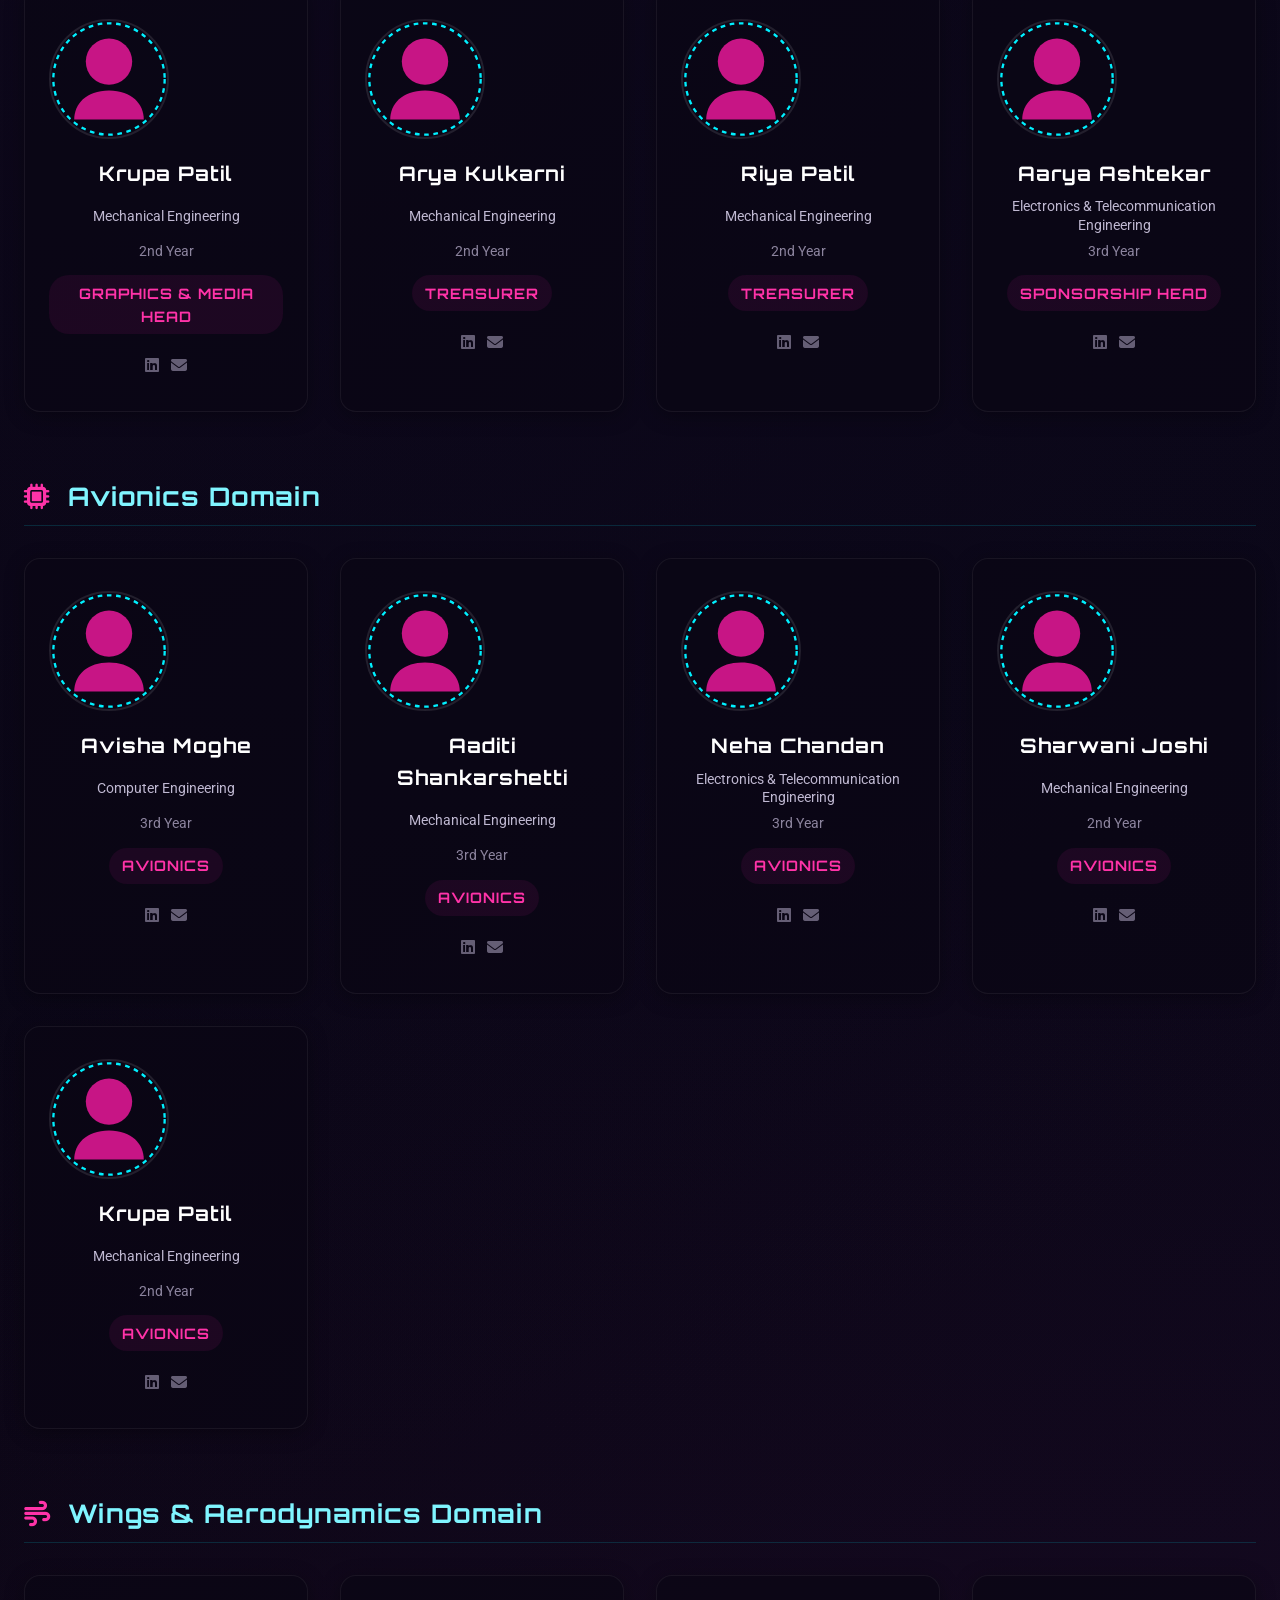
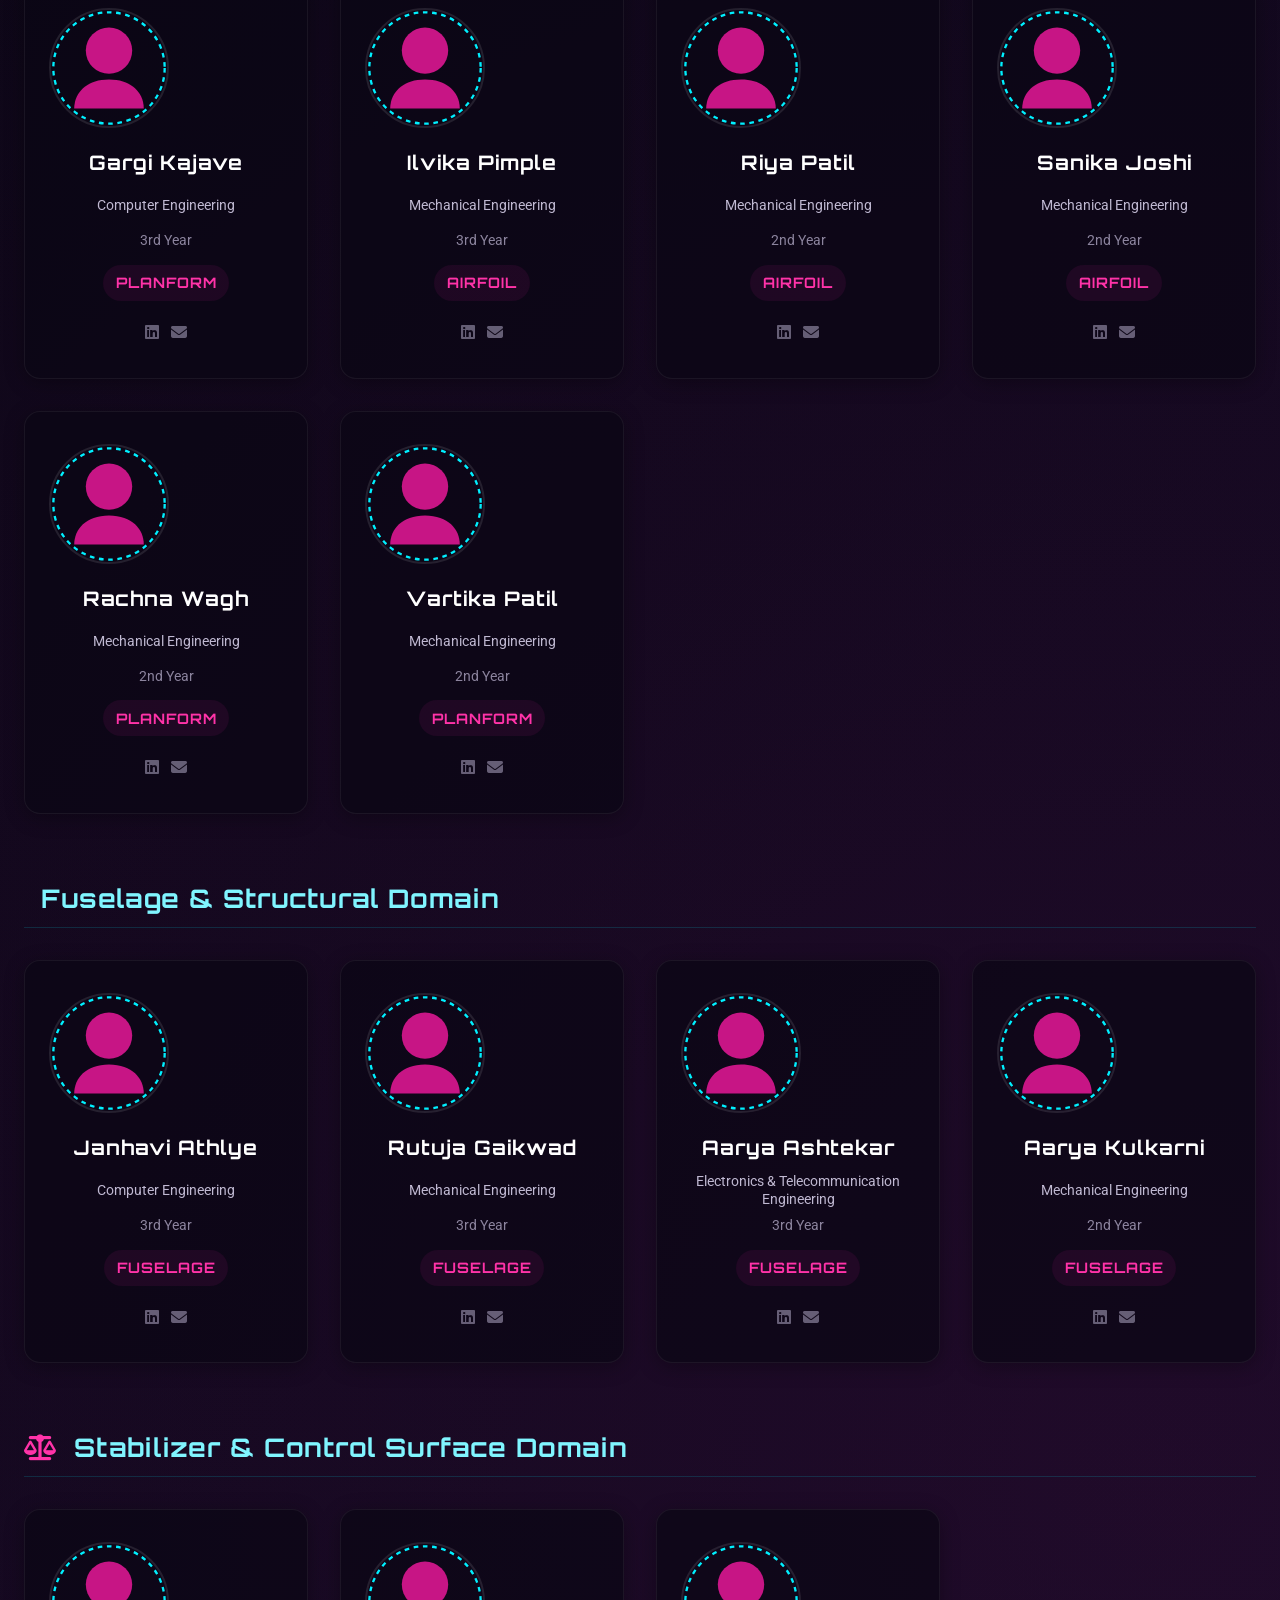
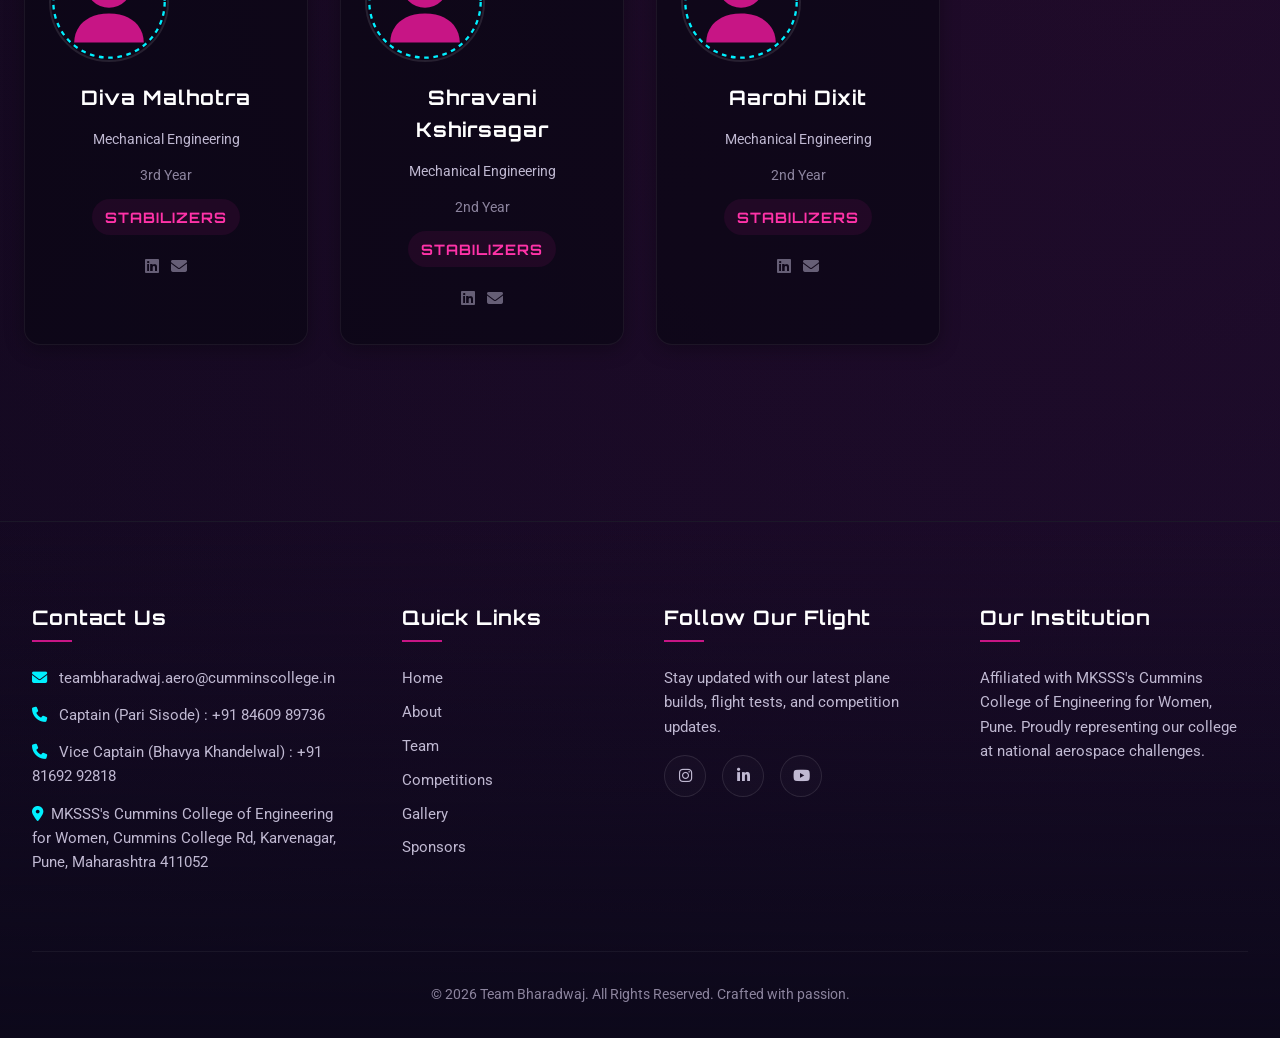
<file: team.html>
<!DOCTYPE html>
<html lang="en">
<head>
    <script>
        if (localStorage.getItem('theme') === 'light') {
            document.documentElement.classList.add('light-mode');
            document.body.classList.add('light-mode');
        }
    </script>
    <meta charset="UTF-8">
    <meta name="viewport" content="width=device-width, initial-scale=1.0">
    <title>Our Team - Team Bharadwaj</title>
    
    <!-- Fonts -->
    <link href="https://fonts.googleapis.com/css2?family=Orbitron:wght@400;700&family=Roboto:wght@300;400;700&display=swap" rel="stylesheet">
    
    <!-- Font Awesome -->
    <link rel="stylesheet" href="https://cdnjs.cloudflare.com/ajax/libs/font-awesome/6.5.0/css/all.min.css" integrity="sha512-Avb2QiuDEEvB4bZJYdft2mNjVShBftLdPG8FJ0V7irTLQ8Uo0qcPxh4Plq7G5tGm0rU+1SPhVotteLpBERwTkw==" crossorigin="anonymous" referrerpolicy="no-referrer" />
    
    <!-- Global Stylesheet -->
    <link rel="stylesheet" href="css/style.css?v=1.2">
    
    <style>
        .team-header {
            text-align: center;
            margin-bottom: 3rem;
        }
        .team-header h2 {
            font-size: 2.2rem;
            color: var(--accent-magenta-glow);
            text-transform: uppercase;
            letter-spacing: 2px;
            margin-bottom: 1rem;
        }
        .team-header p {
            color: var(--text-secondary);
            font-size: 1.1rem;
            max-width: 600px;
            margin: 0 auto;
        }

        /* Search & Filter Section */
        .filter-container {
            display: flex;
            flex-direction: column;
            gap: 1.5rem;
            margin-bottom: 4rem;
            align-items: center;
        }
        .search-wrapper {
            position: relative;
            width: 100%;
            max-width: 500px;
        }
        .search-wrapper i {
            position: absolute;
            left: 1.2rem;
            top: 50%;
            transform: translateY(-50%);
            color: var(--text-muted);
            font-size: 1.1rem;
        }
        .search-wrapper input {
            width: 100%;
            padding: 0.9rem 1rem 0.9rem 3rem;
            background: rgba(255, 255, 255, 0.03);
            border: 1px solid var(--border-glass);
            border-radius: 50px;
            color: white;
            font-size: 1rem;
            transition: all 0.3s ease;
        }
        .search-wrapper input:focus {
            outline: none;
            border-color: var(--accent-magenta);
            box-shadow: 0 0 15px rgba(199, 21, 133, 0.3);
            background: rgba(199, 21, 133, 0.03);
        }
        
        .tabs-wrapper {
            display: flex;
            flex-wrap: wrap;
            gap: 0.8rem;
            justify-content: center;
        }
        .team-tab {
            background: var(--bg-glass);
            border: 1px solid var(--border-glass);
            color: var(--text-secondary);
            padding: 0.6rem 1.4rem;
            border-radius: 50px;
            font-family: var(--font-heading);
            font-size: 0.85rem;
            cursor: pointer;
            text-transform: uppercase;
            letter-spacing: 1px;
            transition: all 0.3s ease;
        }
        .team-tab:hover,
        .team-tab.active {
            color: var(--text-primary);
            background: var(--accent-magenta);
            border-color: var(--accent-magenta-glow);
            box-shadow: 0 0 12px rgba(199, 21, 133, 0.5);
        }

        /* Team Grid Layout */
        .team-category-title {
            font-size: 1.6rem;
            color: var(--accent-cyan-glow);
            margin-bottom: 2rem;
            border-bottom: 1px solid rgba(0, 240, 255, 0.15);
            padding-bottom: 0.5rem;
        }
        .team-grid {
            display: grid;
            grid-template-columns: repeat(auto-fill, minmax(240px, 1fr));
            gap: 2rem;
            margin-bottom: 4rem;
        }
        .team-member {
            background: var(--bg-glass);
            border: 1px solid var(--border-glass);
            border-radius: 16px;
            padding: 2rem 1.5rem;
            text-align: center;
            box-shadow: 0 4px 20px rgba(0, 0, 0, 0.3);
            transition: all 0.3s cubic-bezier(0.4, 0, 0.2, 1);
            position: relative;
            overflow: hidden;
        }
        .team-member::before {
            content: '';
            position: absolute;
            top: 0; left: 0; width: 100%; height: 4px;
            background: linear-gradient(90deg, var(--accent-magenta), var(--accent-cyan));
            opacity: 0;
            transition: opacity 0.3s ease;
        }
        .team-member:hover::before {
            opacity: 1;
        }
        .team-member:hover {
            border-color: var(--border-glow);
            transform: translateY(-5px);
            box-shadow: 0 8px 30px rgba(199, 21, 133, 0.2);
        }
        .team-member img {
            width: 120px;
            height: 120px;
            border-radius: 50%;
            margin-bottom: 1.2rem;
            object-fit: cover;
            border: 2px solid rgba(255, 255, 255, 0.1);
            transition: all 0.3s ease;
        }
        .team-member:hover img {
            border-color: var(--accent-cyan);
            box-shadow: 0 0 15px rgba(0, 240, 255, 0.4);
            transform: scale(1.05);
        }
        .team-member h3 {
            font-size: 1.25rem;
            color: var(--text-primary);
            margin-bottom: 0.4rem;
        }
        .team-member .dept {
            font-size: 0.9rem;
            color: var(--text-secondary);
            margin-bottom: 0.2rem;
            line-height: 1.3;
            min-height: 2.6rem;
            display: flex;
            align-items: center;
            justify-content: center;
        }
        .team-member .year {
            font-size: 0.85rem;
            color: var(--text-muted);
            margin-bottom: 0.8rem;
        }
        .team-member .role {
            font-family: var(--font-heading);
            font-size: 0.9rem;
            font-weight: 700;
            color: var(--accent-magenta-glow);
            text-transform: uppercase;
            letter-spacing: 1px;
            background: rgba(199, 21, 133, 0.1);
            padding: 0.4rem 0.8rem;
            border-radius: 20px;
            display: inline-block;
        }
        .member-socials {
            display: flex;
            justify-content: center;
            gap: 0.8rem;
            margin-top: 1.2rem;
            opacity: 0.7;
            transition: opacity 0.3s ease;
        }
        .team-member:hover .member-socials {
            opacity: 1;
        }
        .member-socials a {
            color: var(--text-muted);
            font-size: 1rem;
            transition: color 0.2s ease;
        }
        .member-socials a:hover {
            color: var(--accent-cyan);
        }
    </style>
</head>
<body>

<!-- Navbar -->
<div id="navbar-container"></div>


<!-- Main Content -->
<div class="content">
    <div class="team-header">
        <h2>Meet Team Bharadwaj</h2>
        <p>The core brains, designers, manufacturing specialists, and pilots who turn complex aerospace equations into real high-performing UAVs.</p>
    </div>

    <!-- Filter Controls -->
    <div class="filter-container">
        <div class="search-wrapper">
            <i class="fas fa-search"></i>
            <input type="text" id="team-search" placeholder="Search members by name or role...">
        </div>
        <div class="tabs-wrapper">
            <button class="team-tab active" data-category="all">All Members</button>
            <button class="team-tab" data-category="leadership">Leadership</button>
            <button class="team-tab" data-category="avionics">Avionics</button>
            <button class="team-tab" data-category="wings">Wings</button>
            <button class="team-tab" data-category="fuselage">Fuselage</button>
            <button class="team-tab" data-category="stabilizer">Stabilizer</button>
        </div>
    </div>

    <!-- Team Members Grid -->
    <div class="team-container-grid">
        
        <!-- Leadership Category -->
        <h3 class="team-category-title"><i class="fas fa-crown" style="margin-right: 0.5rem; color: var(--accent-magenta-glow);"></i> Team Leadership</h3>
        <div class="team-grid">
            <div class="team-member" data-category="leadership">
                <img src="data:image/svg+xml;utf8,<svg xmlns='http://www.w3.org/2000/svg' viewBox='0 0 100 100' fill='%23C71585'><circle cx='50' cy='35' r='20'/><path d='M50,60 C30,60 20,72 20,85 L80,85 C80,72 70,60 50,60 Z'/><circle cx='50' cy='50' r='48' fill='none' stroke='%2300f0ff' stroke-width='2' stroke-dasharray='4,4'/></svg>" alt="Amitoj Panesar">
                <h3>Pari Sisode</h3>
                <p class="dept">Mechanical Engineering</p>
                <p class="year">3rd Year</p>
                <span class="role">Captain</span>
                <div class="member-socials">
                    <a href="#" aria-label="LinkedIn"><i class="fab fa-linkedin"></i></a>
                    <a href="#" aria-label="Email"><i class="fas fa-envelope"></i></a>
                </div>
            </div>
            <div class="team-member" data-category="leadership">
                <img src="data:image/svg+xml;utf8,<svg xmlns='http://www.w3.org/2000/svg' viewBox='0 0 100 100' fill='%23C71585'><circle cx='50' cy='35' r='20'/><path d='M50,60 C30,60 20,72 20,85 L80,85 C80,72 70,60 50,60 Z'/><circle cx='50' cy='50' r='48' fill='none' stroke='%2300f0ff' stroke-width='2' stroke-dasharray='4,4'/></svg>" alt="Sara Dange">
                <h3>Bhavya Khandelwal</h3>
                <p class="dept">Electronics & Telecommunication Engineering</p>
                <p class="year">3rd Year</p>
                <span class="role">Vice Captain</span>
                <div class="member-socials">
                    <a href="#" aria-label="LinkedIn"><i class="fab fa-linkedin"></i></a>
                    <a href="#" aria-label="Email"><i class="fas fa-envelope"></i></a>
                </div>
            </div>
        </div>

        <!-- Domain Heads -->
        <h3 class="team-category-title"><i class="fas fa-shield-alt" style="margin-right: 0.5rem; color: var(--accent-magenta-glow);"></i> Sub-Team Leads</h3>
        <div class="team-grid">
            <div class="team-member" data-category="leadership">
                <img src="data:image/svg+xml;utf8,<svg xmlns='http://www.w3.org/2000/svg' viewBox='0 0 100 100' fill='%23C71585'><circle cx='50' cy='35' r='20'/><path d='M50,60 C30,60 20,72 20,85 L80,85 C80,72 70,60 50,60 Z'/><circle cx='50' cy='50' r='48' fill='none' stroke='%2300f0ff' stroke-width='2' stroke-dasharray='4,4'/></svg>" alt="Ananya Iyer">
                <h3>Neeraja Mehta</h3>
                <p class="dept">Instrumentation & Control Engineering</p>
                <p class="year">3rd Year</p>
                <span class="role">Avionics Head</span>
                <div class="member-socials">
                    <a href="#" aria-label="LinkedIn"><i class="fab fa-linkedin"></i></a>
                    <a href="#" aria-label="Email"><i class="fas fa-envelope"></i></a>
                </div>
            </div>
            <div class="team-member" data-category="leadership">
                <img src="data:image/svg+xml;utf8,<svg xmlns='http://www.w3.org/2000/svg' viewBox='0 0 100 100' fill='%23C71585'><circle cx='50' cy='35' r='20'/><path d='M50,60 C30,60 20,72 20,85 L80,85 C80,72 70,60 50,60 Z'/><circle cx='50' cy='50' r='48' fill='none' stroke='%2300f0ff' stroke-width='2' stroke-dasharray='4,4'/></svg>" alt="Shreeya Chavan">
                <h3>Rutuja Gaikwad</h3>
                <p class="dept">Mechanical Engineering</p>
                <p class="year">3rd Year</p>
                <span class="role">Design Head</span>
                <div class="member-socials">
                    <a href="#" aria-label="LinkedIn"><i class="fab fa-linkedin"></i></a>
                    <a href="#" aria-label="Email"><i class="fas fa-envelope"></i></a>
                </div>
            </div>
            <div class="team-member" data-category="leadership">
                <img src="data:image/svg+xml;utf8,<svg xmlns='http://www.w3.org/2000/svg' viewBox='0 0 100 100' fill='%23C71585'><circle cx='50' cy='35' r='20'/><path d='M50,60 C30,60 20,72 20,85 L80,85 C80,72 70,60 50,60 Z'/><circle cx='50' cy='50' r='48' fill='none' stroke='%2300f0ff' stroke-width='2' stroke-dasharray='4,4'/></svg>" alt="Piya Srivastava">
                <h3>Ilvika Pimple</h3>
                <p class="dept">Mechanical Engineering</p>
                <p class="year">3rd Year</p>
                <span class="role">CFD Head</span>
                <div class="member-socials">
                    <a href="#" aria-label="LinkedIn"><i class="fab fa-linkedin"></i></a>
                    <a href="#" aria-label="Email"><i class="fas fa-envelope"></i></a>
                </div>
            </div>
            <div class="team-member" data-category="leadership">
                <img src="data:image/svg+xml;utf8,<svg xmlns='http://www.w3.org/2000/svg' viewBox='0 0 100 100' fill='%23C71585'><circle cx='50' cy='35' r='20'/><path d='M50,60 C30,60 20,72 20,85 L80,85 C80,72 70,60 50,60 Z'/><circle cx='50' cy='50' r='48' fill='none' stroke='%2300f0ff' stroke-width='2' stroke-dasharray='4,4'/></svg>" alt="Nandini Sawale">
                <h3>Diva Malhotra</h3>
                <p class="dept">Mechanical Engineering</p>
                <p class="year">3rd Year</p>
                <span class="role">Manufacturing Head</span>
                <div class="member-socials">
                    <a href="#" aria-label="LinkedIn"><i class="fab fa-linkedin"></i></a>
                    <a href="#" aria-label="Email"><i class="fas fa-envelope"></i></a>
                </div>
            </div>
            <div class="team-member" data-category="leadership">
                <img src="data:image/svg+xml;utf8,<svg xmlns='http://www.w3.org/2000/svg' viewBox='0 0 100 100' fill='%23C71585'><circle cx='50' cy='35' r='20'/><path d='M50,60 C30,60 20,72 20,85 L80,85 C80,72 70,60 50,60 Z'/><circle cx='50' cy='50' r='48' fill='none' stroke='%2300f0ff' stroke-width='2' stroke-dasharray='4,4'/></svg>" alt="Ilvika Pimple">
                <h3>Krupa Patil</h3>
                <p class="dept">Mechanical Engineering</p>
                <p class="year">2nd Year</p>
                <span class="role">Graphics & Media Head</span>
                <div class="member-socials">
                    <a href="#" aria-label="LinkedIn"><i class="fab fa-linkedin"></i></a>
                    <a href="#" aria-label="Email"><i class="fas fa-envelope"></i></a>
                </div>
            </div>
            <div class="team-member" data-category="leadership">
                <img src="data:image/svg+xml;utf8,<svg xmlns='http://www.w3.org/2000/svg' viewBox='0 0 100 100' fill='%23C71585'><circle cx='50' cy='35' r='20'/><path d='M50,60 C30,60 20,72 20,85 L80,85 C80,72 70,60 50,60 Z'/><circle cx='50' cy='50' r='48' fill='none' stroke='%2300f0ff' stroke-width='2' stroke-dasharray='4,4'/></svg>" alt="Aditi Rao">
                <h3>Arya Kulkarni</h3>
                <p class="dept">Mechanical Engineering</p>
                <p class="year">2nd Year</p>
                <span class="role">Treasurer</span>
                <div class="member-socials">
                    <a href="#" aria-label="LinkedIn"><i class="fab fa-linkedin"></i></a>
                    <a href="#" aria-label="Email"><i class="fas fa-envelope"></i></a>
                </div>
            </div>
            <div class="team-member" data-category="leadership">
                <img src="data:image/svg+xml;utf8,<svg xmlns='http://www.w3.org/2000/svg' viewBox='0 0 100 100' fill='%23C71585'><circle cx='50' cy='35' r='20'/><path d='M50,60 C30,60 20,72 20,85 L80,85 C80,72 70,60 50,60 Z'/><circle cx='50' cy='50' r='48' fill='none' stroke='%2300f0ff' stroke-width='2' stroke-dasharray='4,4'/></svg>" alt="Sneha Patel">
                <h3>Riya Patil</h3>
                <p class="dept">Mechanical Engineering</p>
                <p class="year">2nd Year</p>
                <span class="role">Treasurer</span>
                <div class="member-socials">
                    <a href="#" aria-label="LinkedIn"><i class="fab fa-linkedin"></i></a>
                    <a href="#" aria-label="Email"><i class="fas fa-envelope"></i></a>
                </div>
            </div>
            <div class="team-member" data-category="leadership">
                <img src="data:image/svg+xml;utf8,<svg xmlns='http://www.w3.org/2000/svg' viewBox='0 0 100 100' fill='%23C71585'><circle cx='50' cy='35' r='20'/><path d='M50,60 C30,60 20,72 20,85 L80,85 C80,72 70,60 50,60 Z'/><circle cx='50' cy='50' r='48' fill='none' stroke='%2300f0ff' stroke-width='2' stroke-dasharray='4,4'/></svg>" alt="Sneha Patel">
                <h3>Aarya Ashtekar</h3>
                <p class="dept">Electronics & Telecommunication Engineering</p>
                <p class="year">3rd Year</p>
                <span class="role">Sponsorship Head</span>
                <div class="member-socials">
                    <a href="#" aria-label="LinkedIn"><i class="fab fa-linkedin"></i></a>
                    <a href="#" aria-label="Email"><i class="fas fa-envelope"></i></a>
                </div>
            </div>
        </div>

        <!-- Avionics Category -->
        <h3 class="team-category-title"><i class="fas fa-microchip" style="margin-right: 0.5rem; color: var(--accent-magenta-glow);"></i> Avionics Domain</h3>
        <div class="team-grid">
            <div class="team-member" data-category="avionics">
                <img src="data:image/svg+xml;utf8,<svg xmlns='http://www.w3.org/2000/svg' viewBox='0 0 100 100' fill='%23C71585'><circle cx='50' cy='35' r='20'/><path d='M50,60 C30,60 20,72 20,85 L80,85 C80,72 70,60 50,60 Z'/><circle cx='50' cy='50' r='48' fill='none' stroke='%2300f0ff' stroke-width='2' stroke-dasharray='4,4'/></svg>" alt="Riya Sharma">
                <h3>Avisha Moghe</h3>
                <p class="dept">Computer Engineering</p>
                <p class="year">3rd Year</p>
                <span class="role">Avionics </span>
                <div class="member-socials">
                    <a href="#" aria-label="LinkedIn"><i class="fab fa-linkedin"></i></a>
                    <a href="#" aria-label="Email"><i class="fas fa-envelope"></i></a>
                </div>
            </div>
            <div class="team-member" data-category="avionics">
                <img src="data:image/svg+xml;utf8,<svg xmlns='http://www.w3.org/2000/svg' viewBox='0 0 100 100' fill='%23C71585'><circle cx='50' cy='35' r='20'/><path d='M50,60 C30,60 20,72 20,85 L80,85 C80,72 70,60 50,60 Z'/><circle cx='50' cy='50' r='48' fill='none' stroke='%2300f0ff' stroke-width='2' stroke-dasharray='4,4'/></svg>" alt="Meera Joshi">
                <h3>Aaditi Shankarshetti</h3>
                <p class="dept">Mechanical Engineering</p>
                <p class="year">3rd Year</p>
                <span class="role">Avionics </span>
                <div class="member-socials">
                    <a href="#" aria-label="LinkedIn"><i class="fab fa-linkedin"></i></a>
                    <a href="#" aria-label="Email"><i class="fas fa-envelope"></i></a>
                </div>
            </div>
            <div class="team-member" data-category="avionics">
                <img src="data:image/svg+xml;utf8,<svg xmlns='http://www.w3.org/2000/svg' viewBox='0 0 100 100' fill='%23C71585'><circle cx='50' cy='35' r='20'/><path d='M50,60 C30,60 20,72 20,85 L80,85 C80,72 70,60 50,60 Z'/><circle cx='50' cy='50' r='48' fill='none' stroke='%2300f0ff' stroke-width='2' stroke-dasharray='4,4'/></svg>" alt="Kriti Verma">
                <h3>Neha Chandan</h3>
                <p class="dept">Electronics & Telecommunication Engineering</p>
                <p class="year">3rd Year</p>
                <span class="role">Avionics</span>
                <div class="member-socials">
                    <a href="#" aria-label="LinkedIn"><i class="fab fa-linkedin"></i></a>
                    <a href="#" aria-label="Email"><i class="fas fa-envelope"></i></a>
                </div>
            </div>
            <div class="team-member" data-category="avionics">
                <img src="data:image/svg+xml;utf8,<svg xmlns='http://www.w3.org/2000/svg' viewBox='0 0 100 100' fill='%23C71585'><circle cx='50' cy='35' r='20'/><path d='M50,60 C30,60 20,72 20,85 L80,85 C80,72 70,60 50,60 Z'/><circle cx='50' cy='50' r='48' fill='none' stroke='%2300f0ff' stroke-width='2' stroke-dasharray='4,4'/></svg>" alt="Kriti Verma">
                <h3>Sharwani Joshi</h3>
                <p class="dept">Mechanical Engineering</p>
                <p class="year">2nd Year</p>
                <span class="role">Avionics</span>
                <div class="member-socials">
                    <a href="#" aria-label="LinkedIn"><i class="fab fa-linkedin"></i></a>
                    <a href="#" aria-label="Email"><i class="fas fa-envelope"></i></a>
                </div>
            </div>
            <div class="team-member" data-category="avionics">
                <img src="data:image/svg+xml;utf8,<svg xmlns='http://www.w3.org/2000/svg' viewBox='0 0 100 100' fill='%23C71585'><circle cx='50' cy='35' r='20'/><path d='M50,60 C30,60 20,72 20,85 L80,85 C80,72 70,60 50,60 Z'/><circle cx='50' cy='50' r='48' fill='none' stroke='%2300f0ff' stroke-width='2' stroke-dasharray='4,4'/></svg>" alt="Kriti Verma">
                <h3>Krupa Patil</h3>
                <p class="dept">Mechanical Engineering</p>
                <p class="year">2nd Year</p>
                <span class="role">Avionics</span>
                <div class="member-socials">
                    <a href="#" aria-label="LinkedIn"><i class="fab fa-linkedin"></i></a>
                    <a href="#" aria-label="Email"><i class="fas fa-envelope"></i></a>
                </div>
            </div>
        </div>

        <!-- Wings Category -->
        <h3 class="team-category-title"><i class="fas fa-wind" style="margin-right: 0.5rem; color: var(--accent-magenta-glow);"></i> Wings & Aerodynamics Domain</h3>
        <div class="team-grid">
            <div class="team-member" data-category="wings">
                <img src="data:image/svg+xml;utf8,<svg xmlns='http://www.w3.org/2000/svg' viewBox='0 0 100 100' fill='%23C71585'><circle cx='50' cy='35' r='20'/><path d='M50,60 C30,60 20,72 20,85 L80,85 C80,72 70,60 50,60 Z'/><circle cx='50' cy='50' r='48' fill='none' stroke='%2300f0ff' stroke-width='2' stroke-dasharray='4,4'/></svg>" alt="Gargi Deshmukh">
                <h3>Gargi Kajave</h3>
                <p class="dept">Computer Engineering</p>
                <p class="year">3rd Year</p>
                <span class="role">Planform</span>
                <div class="member-socials">
                    <a href="#" aria-label="LinkedIn"><i class="fab fa-linkedin"></i></a>
                    <a href="#" aria-label="Email"><i class="fas fa-envelope"></i></a>
                </div>
            </div>
            <div class="team-member" data-category="wings">
                <img src="data:image/svg+xml;utf8,<svg xmlns='http://www.w3.org/2000/svg' viewBox='0 0 100 100' fill='%23C71585'><circle cx='50' cy='35' r='20'/><path d='M50,60 C30,60 20,72 20,85 L80,85 C80,72 70,60 50,60 Z'/><circle cx='50' cy='50' r='48' fill='none' stroke='%2300f0ff' stroke-width='2' stroke-dasharray='4,4'/></svg>" alt="Tanvi Kulkarni">
                <h3>Ilvika Pimple</h3>
                <p class="dept">Mechanical Engineering</p>
                <p class="year">3rd Year</p>
                <span class="role">Airfoil</span>
                <div class="member-socials">
                    <a href="#" aria-label="LinkedIn"><i class="fab fa-linkedin"></i></a>
                    <a href="#" aria-label="Email"><i class="fas fa-envelope"></i></a>
                </div>
            </div>
            <div class="team-member" data-category="wings">
                <img src="data:image/svg+xml;utf8,<svg xmlns='http://www.w3.org/2000/svg' viewBox='0 0 100 100' fill='%23C71585'><circle cx='50' cy='35' r='20'/><path d='M50,60 C30,60 20,72 20,85 L80,85 C80,72 70,60 50,60 Z'/><circle cx='50' cy='50' r='48' fill='none' stroke='%2300f0ff' stroke-width='2' stroke-dasharray='4,4'/></svg>" alt="Tanvi Kulkarni">
                <h3>Riya Patil</h3>
                <p class="dept">Mechanical Engineering</p>
                <p class="year">2nd Year</p>
                <span class="role">Airfoil</span>
                <div class="member-socials">
                    <a href="#" aria-label="LinkedIn"><i class="fab fa-linkedin"></i></a>
                    <a href="#" aria-label="Email"><i class="fas fa-envelope"></i></a>
                </div>
            </div>
            <div class="team-member" data-category="wings">
                <img src="data:image/svg+xml;utf8,<svg xmlns='http://www.w3.org/2000/svg' viewBox='0 0 100 100' fill='%23C71585'><circle cx='50' cy='35' r='20'/><path d='M50,60 C30,60 20,72 20,85 L80,85 C80,72 70,60 50,60 Z'/><circle cx='50' cy='50' r='48' fill='none' stroke='%2300f0ff' stroke-width='2' stroke-dasharray='4,4'/></svg>" alt="Tanvi Kulkarni">
                <h3>Sanika Joshi</h3>
                <p class="dept">Mechanical Engineering</p>
                <p class="year">2nd Year</p>
                <span class="role">Airfoil</span>
                <div class="member-socials">
                    <a href="#" aria-label="LinkedIn"><i class="fab fa-linkedin"></i></a>
                    <a href="#" aria-label="Email"><i class="fas fa-envelope"></i></a>
                </div>
            </div>
            <div class="team-member" data-category="wings">
                <img src="data:image/svg+xml;utf8,<svg xmlns='http://www.w3.org/2000/svg' viewBox='0 0 100 100' fill='%23C71585'><circle cx='50' cy='35' r='20'/><path d='M50,60 C30,60 20,72 20,85 L80,85 C80,72 70,60 50,60 Z'/><circle cx='50' cy='50' r='48' fill='none' stroke='%2300f0ff' stroke-width='2' stroke-dasharray='4,4'/></svg>" alt="Tanvi Kulkarni">
                <h3>Rachna Wagh</h3>
                <p class="dept">Mechanical Engineering</p>
                <p class="year">2nd Year</p>
                <span class="role">Planform</span>
                <div class="member-socials">
                    <a href="#" aria-label="LinkedIn"><i class="fab fa-linkedin"></i></a>
                    <a href="#" aria-label="Email"><i class="fas fa-envelope"></i></a>
                </div>
            </div>
            <div class="team-member" data-category="wings">
                <img src="data:image/svg+xml;utf8,<svg xmlns='http://www.w3.org/2000/svg' viewBox='0 0 100 100' fill='%23C71585'><circle cx='50' cy='35' r='20'/><path d='M50,60 C30,60 20,72 20,85 L80,85 C80,72 70,60 50,60 Z'/><circle cx='50' cy='50' r='48' fill='none' stroke='%2300f0ff' stroke-width='2' stroke-dasharray='4,4'/></svg>" alt="Tanvi Kulkarni">
                <h3>Vartika Patil</h3>
                <p class="dept">Mechanical Engineering</p>
                <p class="year">2nd Year</p>
                <span class="role">Planform</span>
                <div class="member-socials">
                    <a href="#" aria-label="LinkedIn"><i class="fab fa-linkedin"></i></a>
                    <a href="#" aria-label="Email"><i class="fas fa-envelope"></i></a>
                </div>
            </div>
        </div>

        <!-- Fuselage Category -->
        <h3 class="team-category-title"><i class="fas fa-drafting-table" style="margin-right: 0.5rem; color: var(--accent-magenta-glow);"></i> Fuselage & Structural Domain</h3>
        <div class="team-grid">
            <div class="team-member" data-category="fuselage">
                <img src="data:image/svg+xml;utf8,<svg xmlns='http://www.w3.org/2000/svg' viewBox='0 0 100 100' fill='%23C71585'><circle cx='50' cy='35' r='20'/><path d='M50,60 C30,60 20,72 20,85 L80,85 C80,72 70,60 50,60 Z'/><circle cx='50' cy='50' r='48' fill='none' stroke='%2300f0ff' stroke-width='2' stroke-dasharray='4,4'/></svg>" alt="Pooja Hegde">
                <h3>Janhavi Athlye</h3>
                <p class="dept">Computer Engineering</p>
                <p class="year">3rd Year</p>
                <span class="role">Fuselage</span>
                <div class="member-socials">
                    <a href="#" aria-label="LinkedIn"><i class="fab fa-linkedin"></i></a>
                    <a href="#" aria-label="Email"><i class="fas fa-envelope"></i></a>
                </div>
            </div>
            <div class="team-member" data-category="fuselage">
                <img src="data:image/svg+xml;utf8,<svg xmlns='http://www.w3.org/2000/svg' viewBox='0 0 100 100' fill='%23C71585'><circle cx='50' cy='35' r='20'/><path d='M50,60 C30,60 20,72 20,85 L80,85 C80,72 70,60 50,60 Z'/><circle cx='50' cy='50' r='48' fill='none' stroke='%2300f0ff' stroke-width='2' stroke-dasharray='4,4'/></svg>" alt="Aishwarya Sen">
                <h3>Rutuja Gaikwad</h3>
                <p class="dept">Mechanical Engineering</p>
                <p class="year">3rd Year</p>
                <span class="role">Fuselage</span>
                <div class="member-socials">
                    <a href="#" aria-label="LinkedIn"><i class="fab fa-linkedin"></i></a>
                    <a href="#" aria-label="Email"><i class="fas fa-envelope"></i></a>
                </div>
            </div>
            <div class="team-member" data-category="fuselage">
                <img src="data:image/svg+xml;utf8,<svg xmlns='http://www.w3.org/2000/svg' viewBox='0 0 100 100' fill='%23C71585'><circle cx='50' cy='35' r='20'/><path d='M50,60 C30,60 20,72 20,85 L80,85 C80,72 70,60 50,60 Z'/><circle cx='50' cy='50' r='48' fill='none' stroke='%2300f0ff' stroke-width='2' stroke-dasharray='4,4'/></svg>" alt="Aishwarya Sen">
                <h3>Aarya Ashtekar</h3>
                <p class="dept">Electronics & Telecommunication Engineering</p>
                <p class="year">3rd Year</p>
                <span class="role">Fuselage</span>
                <div class="member-socials">
                    <a href="#" aria-label="LinkedIn"><i class="fab fa-linkedin"></i></a>
                    <a href="#" aria-label="Email"><i class="fas fa-envelope"></i></a>
                </div>
            </div>
            <div class="team-member" data-category="fuselage">
                <img src="data:image/svg+xml;utf8,<svg xmlns='http://www.w3.org/2000/svg' viewBox='0 0 100 100' fill='%23C71585'><circle cx='50' cy='35' r='20'/><path d='M50,60 C30,60 20,72 20,85 L80,85 C80,72 70,60 50,60 Z'/><circle cx='50' cy='50' r='48' fill='none' stroke='%2300f0ff' stroke-width='2' stroke-dasharray='4,4'/></svg>" alt="Aishwarya Sen">
                <h3>Aarya Kulkarni</h3>
                <p class="dept">Mechanical Engineering</p>
                <p class="year">2nd Year</p>
                <span class="role">Fuselage</span>
                <div class="member-socials">
                    <a href="#" aria-label="LinkedIn"><i class="fab fa-linkedin"></i></a>
                    <a href="#" aria-label="Email"><i class="fas fa-envelope"></i></a>
                </div>
            </div>
        </div>

        <!-- Stabilizer Category -->
        <h3 class="team-category-title"><i class="fas fa-balance-scale" style="margin-right: 0.5rem; color: var(--accent-magenta-glow);"></i> Stabilizer & Control Surface Domain</h3>
        <div class="team-grid">
            <div class="team-member" data-category="stabilizer">
                <img src="data:image/svg+xml;utf8,<svg xmlns='http://www.w3.org/2000/svg' viewBox='0 0 100 100' fill='%23C71585'><circle cx='50' cy='35' r='20'/><path d='M50,60 C30,60 20,72 20,85 L80,85 C80,72 70,60 50,60 Z'/><circle cx='50' cy='50' r='48' fill='none' stroke='%2300f0ff' stroke-width='2' stroke-dasharray='4,4'/></svg>" alt="Isha Gupta">
                <h3>Diva Malhotra</h3>
                <p class="dept">Mechanical Engineering</p>
                <p class="year">3rd Year</p>
                <span class="role">Stabilizers</span>
                <div class="member-socials">
                    <a href="#" aria-label="LinkedIn"><i class="fab fa-linkedin"></i></a>
                    <a href="#" aria-label="Email"><i class="fas fa-envelope"></i></a>
                </div>
            </div>
            <div class="team-member" data-category="stabilizer">
                <img src="data:image/svg+xml;utf8,<svg xmlns='http://www.w3.org/2000/svg' viewBox='0 0 100 100' fill='%23C71585'><circle cx='50' cy='35' r='20'/><path d='M50,60 C30,60 20,72 20,85 L80,85 C80,72 70,60 50,60 Z'/><circle cx='50' cy='50' r='48' fill='none' stroke='%2300f0ff' stroke-width='2' stroke-dasharray='4,4'/></svg>" alt="Isha Gupta">
                <h3>Shravani Kshirsagar</h3>
                <p class="dept">Mechanical Engineering</p>
                <p class="year">2nd Year</p>
                <span class="role">Stabilizers</span>
                <div class="member-socials">
                    <a href="#" aria-label="LinkedIn"><i class="fab fa-linkedin"></i></a>
                    <a href="#" aria-label="Email"><i class="fas fa-envelope"></i></a>
                </div>
            </div>
            <div class="team-member" data-category="stabilizer">
                <img src="data:image/svg+xml;utf8,<svg xmlns='http://www.w3.org/2000/svg' viewBox='0 0 100 100' fill='%23C71585'><circle cx='50' cy='35' r='20'/><path d='M50,60 C30,60 20,72 20,85 L80,85 C80,72 70,60 50,60 Z'/><circle cx='50' cy='50' r='48' fill='none' stroke='%2300f0ff' stroke-width='2' stroke-dasharray='4,4'/></svg>" alt="Isha Gupta">
                <h3>Aarohi Dixit</h3>
                <p class="dept">Mechanical Engineering</p>
                <p class="year">2nd Year</p>
                <span class="role">Stabilizers</span>
                <div class="member-socials">
                    <a href="#" aria-label="LinkedIn"><i class="fab fa-linkedin"></i></a>
                    <a href="#" aria-label="Email"><i class="fas fa-envelope"></i></a>
                </div>
            </div>
        </div>
    </div>
</div>

<!-- Footer -->
<div id="footer-container"></div>


<script>
    fetch('footer.html?v=1.2')
            .then(response => response.text())
            .then(data => {
                document.getElementById('footer-container').innerHTML = data;
            });
</script>

<script>
    fetch('navbar.html?v=1.2')
            .then(response => response.text())
            .then(data => {
                document.getElementById('navbar-container').innerHTML = data;
            });
</script>

<!-- Shared JavaScript -->
<script src="js/main.js?v=1.2"></script>
</body>
</html>
</file>
<file: css/style.css>
/* Global Style System - Team Bharadwaj Official Aeromodelling Website */

:root {
    --bg-primary: #05030a;
    --bg-secondary: #0d091b;
    --bg-glass: rgba(10, 6, 20, 0.7);
    --bg-glass-heavy: rgba(5, 3, 10, 0.9);
    --border-glass: rgba(255, 255, 255, 0.06);
    --border-glow: rgba(199, 21, 133, 0.3);
    
    --accent-magenta: #C71585;
    --accent-magenta-glow: #ff33a8;
    --accent-cyan: #00f0ff;
    --accent-cyan-glow: #80f5ff;
    
    --text-primary: #ffffff;
    --text-secondary: #c0b9d2;
    --text-muted: #8c849e;
    
    --font-heading: 'Orbitron', sans-serif;
    --font-body: 'Roboto', sans-serif;
    
    --transition-fast: 0.2s ease;
    --transition-normal: 0.3s cubic-bezier(0.4, 0, 0.2, 1);
    --transition-slow: 0.5s cubic-bezier(0.4, 0, 0.2, 1);
}

/* Base Styles */
* {
    margin: 0;
    padding: 0;
    box-sizing: border-box;
}

html {
    scroll-behavior: smooth;
    font-size: 16px;
}

body {
    font-family: var(--font-body);
    background-color: var(--bg-primary);
    background-image: 
        radial-gradient(circle at 10% 20%, rgba(30, 15, 60, 0.3) 0%, transparent 40%),
        radial-gradient(circle at 90% 80%, rgba(199, 21, 133, 0.1) 0%, transparent 50%),
        linear-gradient(135deg, #05030a 0%, #0f0b24 100%);
    color: var(--text-primary);
    line-height: 1.6;
    overflow-x: hidden;
    min-height: 100vh;
}

/* Scrollbar */
::-webkit-scrollbar {
    width: 8px;
}
::-webkit-scrollbar-track {
    background: var(--bg-primary);
}
::-webkit-scrollbar-thumb {
    background: rgba(199, 21, 133, 0.4);
    border-radius: 4px;
    transition: var(--transition-fast);
}
::-webkit-scrollbar-thumb:hover {
    background: var(--accent-magenta);
}

/* Background  */
#particles-canvas {
    position: fixed;
    top: 0;
    left: 0;
    width: 100%;
    height: 100%;
    z-index: -1;
    pointer-events: none;
}

/* Layout Container */
.content {
    max-width: 1300px;
    margin: 0 auto;
    padding: 7rem 1.5rem 4rem 1.5rem;
    position: relative;
    z-index: 2;
}

/* Headers & Typography */
h1, h2, h3, h4, h5, h6 {
    font-family: var(--font-heading);
    font-weight: 700;
    letter-spacing: 1px;
}

.glow-text {
    text-shadow: 0 0 10px rgba(199, 21, 133, 0.6), 0 0 20px rgba(199, 21, 133, 0.3);
}

.cyan-glow {
    color: var(--accent-cyan);
    text-shadow: 0 0 10px rgba(0, 240, 255, 0.6), 0 0 20px rgba(0, 240, 255, 0.3);
}

/* Navbar  */
.navbar {
    background-color: rgba(5, 3, 10, 0.75);
    backdrop-filter: blur(15px);
    -webkit-backdrop-filter: blur(15px);
    border-bottom: 1px solid var(--border-glass);
    padding: 0.8rem 2rem;
    position: fixed;
    width: 100%;
    top: 0;
    left: 0;
    z-index: 1000;
    box-shadow: 0 4px 30px rgba(0, 0, 0, 0.5);
    display: flex;
    align-items: center;
    justify-content: space-between;
    transition: var(--transition-normal);
}

.navbar-logo {
    display: flex;
    align-items: center;
    gap: 0.8rem;
    cursor: pointer;
    text-decoration: none;
}

.navbar-logo img {
    height: 48px;
    width: auto;
    filter: drop-shadow(0 0 8px rgba(199, 21, 133, 0.4));
    transition: var(--transition-normal);
}

.navbar-logo img:hover {
    transform: rotate(10deg) scale(1.05);
}

.navbar-logo h1 {
    font-size: 1.4rem;
    color: var(--text-primary);
    background: linear-gradient(90deg, #fff, var(--text-secondary));
    -webkit-background-clip: text;
    -webkit-text-fill-color: transparent;
}

.navbar ul {
    list-style: none;
    display: flex;
    gap: 2.2rem;
    align-items: center;
}

.navbar a {
    color: var(--text-secondary);
    text-decoration: none;
    font-family: var(--font-heading);
    font-size: 0.95rem;
    font-weight: 500;
    text-transform: uppercase;
    letter-spacing: 1.5px;
    position: relative;
    padding: 0.5rem 0;
    transition: var(--transition-normal);
}

.navbar a:hover,
.navbar a.active {
    color: var(--text-primary);
    text-shadow: 0 0 8px rgba(199, 21, 133, 0.8);
}

.navbar a::after {
    content: '';
    position: absolute;
    bottom: 0;
    left: 50%;
    width: 0;
    height: 2px;
    background: linear-gradient(90deg, var(--accent-magenta), var(--accent-cyan));
    transition: var(--transition-normal);
    transform: translateX(-50%);
}

.navbar a:hover::after,
.navbar a.active::after {
    width: 100%;
}

/* Mobile Nav Toggle */
.mobile-nav-toggle {
    display: none;
    background: none;
    border: none;
    color: var(--text-primary);
    font-size: 1.8rem;
    cursor: pointer;
    z-index: 1010;
    transition: var(--transition-fast);
}

/* Cards */
.glass-card {
    background: var(--bg-glass);
    backdrop-filter: blur(12px);
    -webkit-backdrop-filter: blur(12px);
    border: 1px solid var(--border-glass);
    border-radius: 16px;
    padding: 2.5rem;
    box-shadow: 0 10px 40px rgba(0, 0, 0, 0.4), inset 0 1px 0 rgba(255, 255, 255, 0.05);
    position: relative;
    overflow: hidden;
    transition: var(--transition-normal);
}

.glass-card::before {
    content: '';
    position: absolute;
    top: 0;
    left: 0;
    width: 100%;
    height: 100%;
    background: linear-gradient(135deg, rgba(199, 21, 133, 0.05), transparent 60%);
    pointer-events: none;
}

.glass-card:hover {
    border-color: var(--border-glow);
    box-shadow: 0 12px 50px rgba(199, 21, 133, 0.15), 0 0 20px rgba(0, 240, 255, 0.05);
    transform: translateY(-5px);
}

/* Hero Section Base */
.hero {
    height: 100vh;
    display: flex;
    flex-direction: column;
    justify-content: center;
    align-items: center;
    position: relative;
    overflow: hidden;
    padding-top: 5rem;
}

.hero-logo-container {
    position: relative;
    z-index: 3;
    animation: float 6s ease-in-out infinite;
}

.hero-logo {
    max-width: 600px;
    width: 85%;
    height: auto;
    filter: drop-shadow(0 0 30px rgba(0, 240, 255, 0.25)) drop-shadow(0 0 60px rgba(199, 21, 133, 0.15));
}

@keyframes float {
    0% { transform: translateY(0px); }
    50% { transform: translateY(-20px); }
    100% { transform: translateY(0px); }
}

/* Buttons */
.btn-primary {
    display: inline-block;
    padding: 1rem 2.2rem;
    background: linear-gradient(135deg, var(--accent-magenta) 0%, #990f66 100%);
    color: var(--text-primary);
    text-decoration: none;
    font-family: var(--font-heading);
    font-size: 1rem;
    font-weight: 700;
    text-transform: uppercase;
    letter-spacing: 1.5px;
    border-radius: 50px;
    border: none;
    cursor: pointer;
    box-shadow: 0 0 15px rgba(199, 21, 133, 0.4);
    transition: var(--transition-normal);
}

.btn-primary:hover {
    background: linear-gradient(135deg, var(--accent-magenta-glow) 0%, var(--accent-magenta) 100%);
    box-shadow: 0 0 25px rgba(199, 21, 133, 0.8), 0 0 10px rgba(0, 240, 255, 0.3);
    transform: scale(1.03) translateY(-2px);
}

.btn-secondary {
    display: inline-block;
    padding: 0.9rem 2rem;
    background: transparent;
    color: var(--text-primary);
    text-decoration: none;
    font-family: var(--font-heading);
    font-size: 1rem;
    font-weight: 700;
    text-transform: uppercase;
    letter-spacing: 1.5px;
    border-radius: 50px;
    border: 2px solid rgba(199, 21, 133, 0.5);
    cursor: pointer;
    transition: var(--transition-normal);
}

.btn-secondary:hover {
    border-color: var(--accent-magenta-glow);
    background: rgba(199, 21, 133, 0.1);
    box-shadow: 0 0 15px rgba(199, 21, 133, 0.3);
    transform: translateY(-2px);
}

/* Modals */
.modal-overlay {
    position: fixed;
    top: 0;
    left: 0;
    width: 100%;
    height: 100%;
    background-color: rgba(5, 3, 10, 0.85);
    backdrop-filter: blur(8px);
    -webkit-backdrop-filter: blur(8px);
    z-index: 2000;
    display: flex;
    justify-content: center;
    align-items: center;
    opacity: 0;
    pointer-events: none;
    transition: opacity 0.4s ease;
}

.modal-overlay.active {
    opacity: 1;
    pointer-events: all;
}

.modal-container {
    background: var(--bg-glass-heavy);
    border: 1px solid var(--border-glow);
    border-radius: 20px;
    width: 90%;
    max-width: 650px;
    max-height: 85vh;
    overflow-y: auto;
    padding: 3rem 2.5rem;
    position: relative;
    box-shadow: 0 20px 80px rgba(0, 0, 0, 0.8), 0 0 30px rgba(199, 21, 133, 0.2);
    transform: scale(0.8) translateY(20px);
    transition: transform 0.4s cubic-bezier(0.175, 0.885, 0.32, 1.275);
}

.modal-overlay.active .modal-container {
    transform: scale(1) translateY(0);
}

.modal-close {
    position: absolute;
    top: 1.2rem;
    right: 1.2rem;
    background: none;
    border: none;
    color: var(--text-secondary);
    font-size: 1.6rem;
    cursor: pointer;
    transition: var(--transition-fast);
}

.modal-close:hover {
    color: var(--accent-magenta-glow);
    transform: rotate(90deg);
}

/* Forms */
.form-group {
    margin-bottom: 1.5rem;
    text-align: left;
}

.form-group label {
    display: block;
    font-family: var(--font-heading);
    font-size: 0.85rem;
    margin-bottom: 0.5rem;
    text-transform: uppercase;
    letter-spacing: 1px;
    color: var(--text-secondary);
}

.form-control {
    width: 100%;
    padding: 0.9rem 1.2rem;
    background: rgba(255, 255, 255, 0.03);
    border: 1px solid rgba(255, 255, 255, 0.1);
    border-radius: 10px;
    color: white;
    font-family: var(--font-body);
    font-size: 1rem;
    transition: var(--transition-normal);
}

.form-control:focus {
    outline: none;
    border-color: var(--accent-magenta);
    background: rgba(199, 21, 133, 0.05);
    box-shadow: 0 0 10px rgba(199, 21, 133, 0.2);
}

textarea.form-control {
    resize: vertical;
    min-height: 120px;
}

/* Footer Section */
.footer {
    background: linear-gradient(180deg, transparent 0%, var(--bg-secondary) 100%);
    border-top: 1px solid var(--border-glass);
    padding: 5rem 2rem 2rem 2rem;
    position: relative;
    z-index: 2;
    margin-top: 3rem;
}

.footer-content {
    max-width: 1300px;
    margin: 0 auto;
    display: grid;
    grid-template-columns: 1.2fr 0.8fr 1fr 1fr;
    gap: 3rem;
    margin-bottom: 4rem;
}

.footer-section h3 {
    font-size: 1.25rem;
    color: var(--text-primary);
    margin-bottom: 1.5rem;
    position: relative;
    padding-bottom: 0.5rem;
}

.footer-section h3::after {
    content: '';
    position: absolute;
    bottom: 0;
    left: 0;
    width: 40px;
    height: 2px;
    background: var(--accent-magenta);
}

.footer-section p {
    color: var(--text-secondary);
    font-size: 0.95rem;
    margin-bottom: 0.8rem;
}

.footer-section a {
    color: var(--text-secondary);
    text-decoration: none;
    display: block;
    margin-bottom: 0.6rem;
    font-size: 0.95rem;
    transition: var(--transition-fast);
}

.footer-section a:hover {
    color: var(--accent-magenta-glow);
    padding-left: 5px;
}

.social-links {
    display: flex;
    gap: 1rem;
    margin-top: 1rem;
}

.social-btn {
    display: inline-flex !important;
    align-items: center !important;
    justify-content: center !important;
    width: 42px;
    height: 42px;
    border-radius: 50%;
    border: 1px solid rgba(255, 255, 255, 0.1);
    color: var(--text-secondary);
    background: rgba(255, 255, 255, 0.02);
    font-size: 1.1rem;
    line-height: 1;
    text-align: center;
    transition: var(--transition-normal);
}
.social-btn i {
    margin: 0;
    padding: 0;
    line-height: 1;
    display: inline-block;
}

.social-btn:hover {
    border-color: var(--accent-magenta-glow);
    color: var(--text-primary);
    background: rgba(199, 21, 133, 0.15);
    box-shadow: 0 0 12px rgba(199, 21, 133, 0.5);
    transform: translateY(-3px);
}

.footer-bottom {
    max-width: 1300px;
    margin: 0 auto;
    border-top: 1px solid rgba(255, 255, 255, 0.05);
    padding-top: 2rem;
    text-align: center;
    color: var(--text-muted);
    font-size: 0.85rem;
}

/* Animations */
.fade-in-scroll {
    opacity: 0;
    transform: translateY(30px);
    transition: opacity 0.8s ease, transform 0.8s ease;
}

.fade-in-scroll.visible {
    opacity: 1;
    transform: translateY(0);
}

/* Responsive Rules */
@media (max-width: 1024px) {
    .footer-content {
        grid-template-columns: repeat(2, 1fr);
        gap: 2.5rem;
    }
}

@media (max-width: 768px) {
    html {
        font-size: 15px;
    }
    
    .mobile-nav-toggle {
        display: block;
    }
    
    .navbar ul {
        position: fixed;
        top: 0;
        right: -100%;
        width: 75%;
        max-width: 320px;
        height: 100vh;
        background-color: var(--bg-glass-heavy);
        backdrop-filter: blur(20px);
        -webkit-backdrop-filter: blur(20px);
        border-left: 1px solid var(--border-glass);
        flex-direction: column;
        justify-content: center;
        gap: 2.5rem;
        transition: var(--transition-slow);
        box-shadow: -10px 0 30px rgba(0, 0, 0, 0.6);
        padding: 3rem;
    }
    
    .navbar.mobile-active ul {
        right: 0;
    }
    
    .content {
        padding-top: 6rem;
    }
    
    .footer-content {
        grid-template-columns: 1fr;
        gap: 2rem;
    }
    
    .hero-logo {
        max-width: 450px;
    }
}

/* Image scaling resets to prevent blown-up layouts */
img {
    max-width: 100%;
    height: auto;
    display: block;
}

/* Sponsor logo sizes to make them uniform and normal-sized */
.sponsor-card img {
    height: 60px;
    width: auto;
    max-width: 100%;
    object-fit: contain;
    margin-bottom: 1.5rem;
    transition: var(--transition-normal);
}
.sponsor-card:hover img {
    transform: scale(1.05);
}

.sponsor-logo-box img {
    height: 50px;
    width: auto;
    max-width: 100%;
    object-fit: contain;
    margin-bottom: 0.5rem;
    opacity: 0.8;
    transition: var(--transition-normal);
}
.sponsor-logo-box:hover img {
    opacity: 1;
    transform: scale(1.05);
}

/* Theme Toggle Button Styling */
.theme-toggle-li {
    display: flex;
    align-items: center;
}
.theme-toggle-btn {
    background: none;
    border: none;
    color: var(--text-secondary);
    font-size: 1.2rem;
    cursor: pointer;
    padding: 0.5rem;
    display: flex;
    align-items: center;
    justify-content: center;
    transition: var(--transition-normal);
}
.theme-toggle-btn:hover {
    color: var(--accent-cyan);
    transform: scale(1.15) rotate(15deg);
    text-shadow: 0 0 8px rgba(0, 240, 255, 0.6);
}

/* Premium Light Mode styling overrides */
body.light-mode {
    --bg-primary: #f5f4f8;
    --bg-secondary: #e8e6f0;
    --bg-glass: rgba(255, 255, 255, 0.7);
    --bg-glass-heavy: rgba(255, 255, 255, 0.95);
    --border-glass: rgba(5, 3, 10, 0.08);
    --border-glow: rgba(199, 21, 133, 0.4);
    
    --accent-magenta: #C71585;
    --accent-magenta-glow: #a30f6a;
    --accent-cyan: #008b99;
    --accent-cyan-glow: #005a63;
    
    --text-primary: #0a0614;
    --text-secondary: #3b334a;
    --text-muted: #6b6080;
    
    background-color: var(--bg-primary);
    background-image: 
        radial-gradient(circle at 10% 20%, rgba(199, 21, 133, 0.05) 0%, transparent 40%),
        radial-gradient(circle at 90% 80%, rgba(0, 240, 255, 0.05) 0%, transparent 50%),
        linear-gradient(135deg, #f5f4f8 0%, #e2def0 100%);
}

body.light-mode [style*="color: white"],
body.light-mode [style*="color: #fff"],
body.light-mode [style*="color:#fff"] {
    color: var(--text-primary) !important;
}

body.light-mode .navbar-logo h1 {
    background: linear-gradient(90deg, var(--text-primary), var(--text-secondary));
    -webkit-background-clip: text;
    -webkit-text-fill-color: transparent;
}

body.light-mode .carousel-sponsors {
    background: rgba(0, 0, 0, 0.02);
    border-color: rgba(0, 0, 0, 0.08);
}

body.light-mode .form-control {
    color: var(--text-primary);
    background: rgba(0, 0, 0, 0.03);
    border: 1px solid rgba(0, 0, 0, 0.1);
}

body.light-mode .form-control:focus {
    background: rgba(199, 21, 133, 0.05);
    border-color: var(--accent-magenta);
}

body.light-mode .theme-toggle-btn:hover {
    color: var(--accent-magenta);
    text-shadow: 0 0 8px rgba(199, 21, 133, 0.4);
}

body.light-mode .mobile-nav-toggle {
    color: var(--text-primary);
}
/* Carousel images */
.carousel img,
.timeline-carousel img {
    width: 100%;
    max-height: 280px;
    height: auto;
    object-fit: cover;
    display: block;
}

/* About page carousels */
.about-card .carousel img {
    max-height: 280px;
    height: auto;
}

/* Sponsor logos */
.sponsor-card img {
    width: 140px;
    height: 140px;
    object-fit: contain;
    margin-bottom: 1rem;
}

/* General content images */
.content img {
    max-width: 100%;
    height: auto;
}

.gallery-card img,
.carousel-inner img,
.team-member img,
.timeline-carousel img {
    max-width: 100%;
    height: auto;
    display: block;
}

/* =========================
   LIGHT MODE - SKY THEME
   ========================= */

:root.light-mode {
    --bg-primary: #87ceeb;
    --bg-secondary: #bfe8ff;
    --bg-glass: rgba(255,255,255,0.65);

    --text-primary: #12304d;
    --text-secondary: #2f5677;
    --text-muted: #547594;

    --accent-cyan: #2a9df4;
    --accent-magenta: #4b9fff;
    --accent-magenta-glow: #1976d2;

    --border-glass: rgba(255,255,255,0.55);
    --border-glow: rgba(42,157,244,0.4);
}

.light-mode body {
    background:
        radial-gradient(circle at 20% 20%, rgba(255,255,255,.9) 0 60px, transparent 65px),
        radial-gradient(circle at 70% 15%, rgba(255,255,255,.85) 0 80px, transparent 85px),
        radial-gradient(circle at 90% 40%, rgba(255,255,255,.8) 0 55px, transparent 60px),
        linear-gradient(180deg,#8fd8ff 0%,#d9f3ff 50%,#f6fbff 100%);
    background-attachment: fixed;
}

.light-mode .glass-card,
.light-mode .team-member,
.light-mode .sponsor-card,
.light-mode .timeline-content {
    background: rgba(255,255,255,0.72);
    backdrop-filter: blur(16px);
    border: 1px solid rgba(255,255,255,0.7);
    box-shadow: 0 10px 30px rgba(0,0,0,0.08);
}

.light-mode .navbar {
    background: rgba(255,255,255,0.75);
    backdrop-filter: blur(20px);
}

.light-mode .footer {
    background: rgba(255,255,255,0.7);
}

/* =========================
   VIDEO PRELOADER
   ========================= */

#preloader {
    position: fixed;
    inset: 0;
    z-index: 99999;
    background: black;
    overflow: hidden;
}

#intro-video {
    width: 100%;
    height: 100%;
    object-fit: cover;
}

body.loading {
    overflow: hidden;
}
</file>
